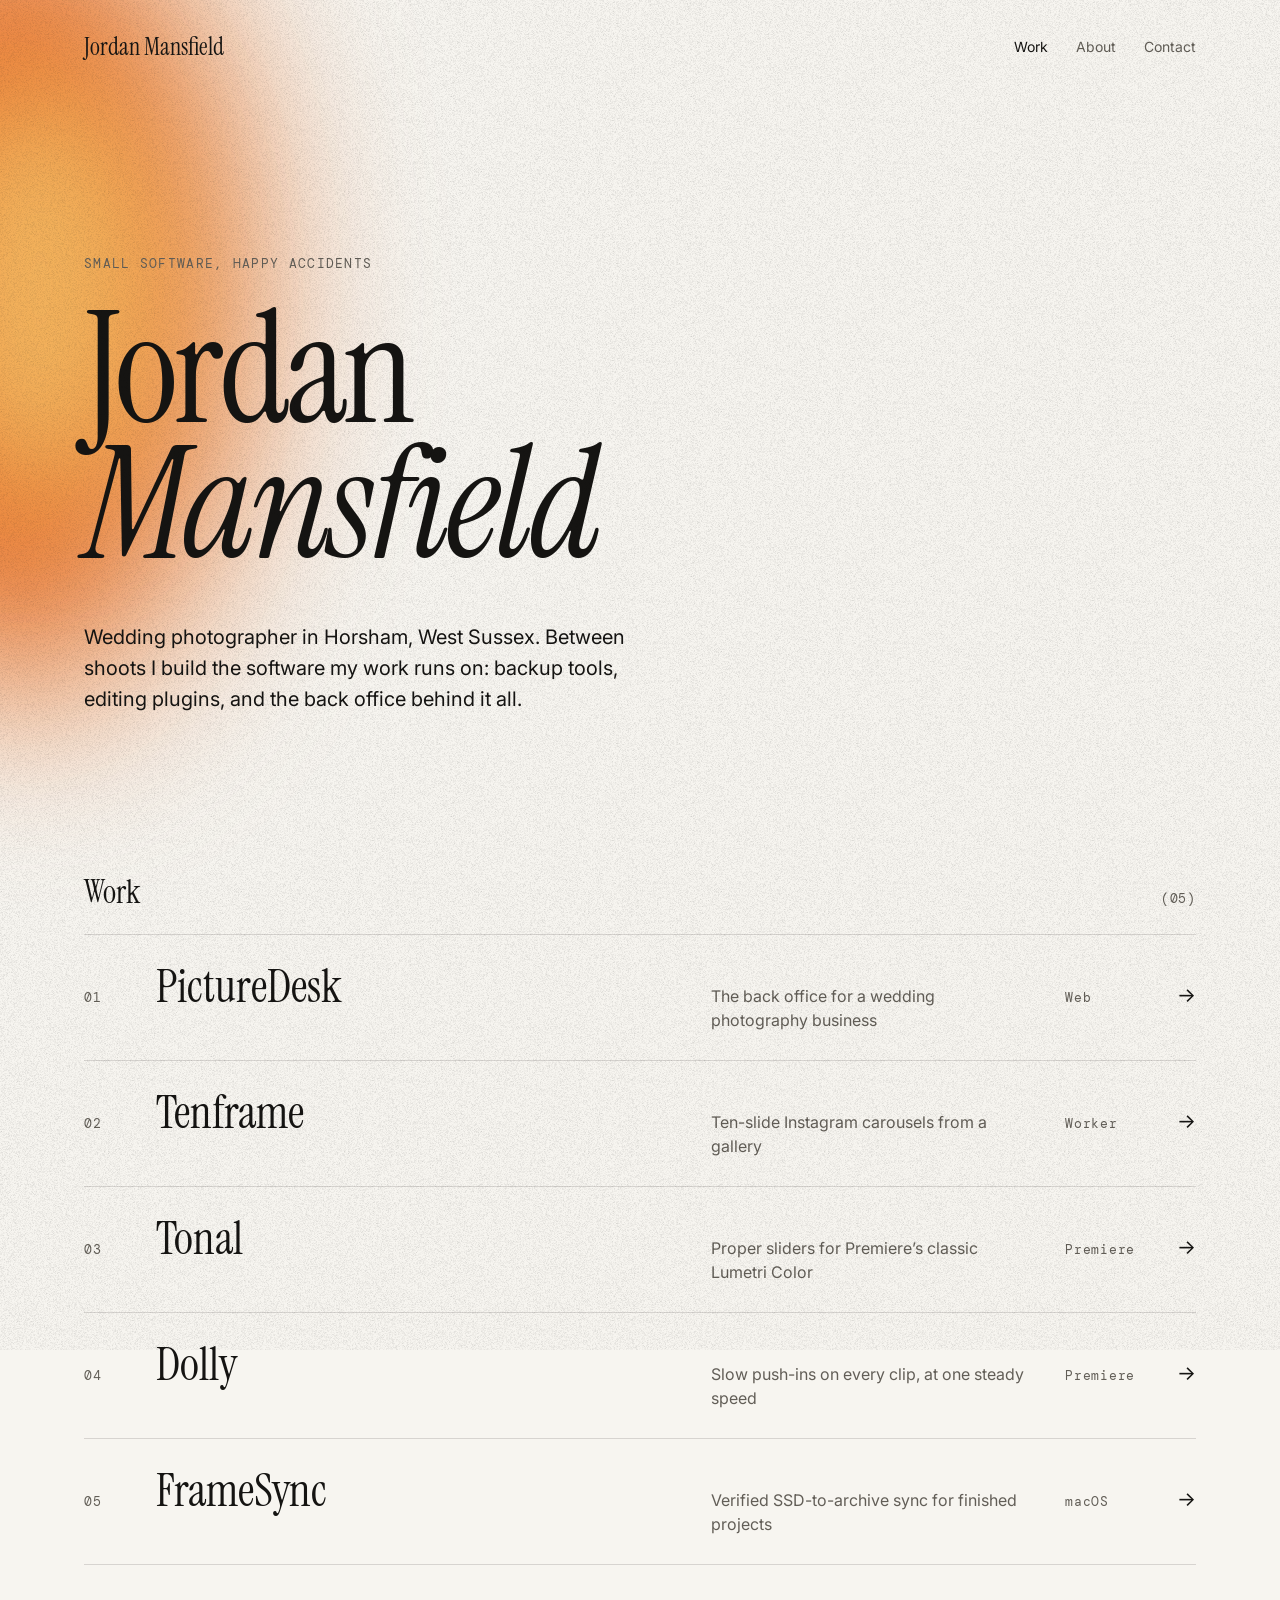
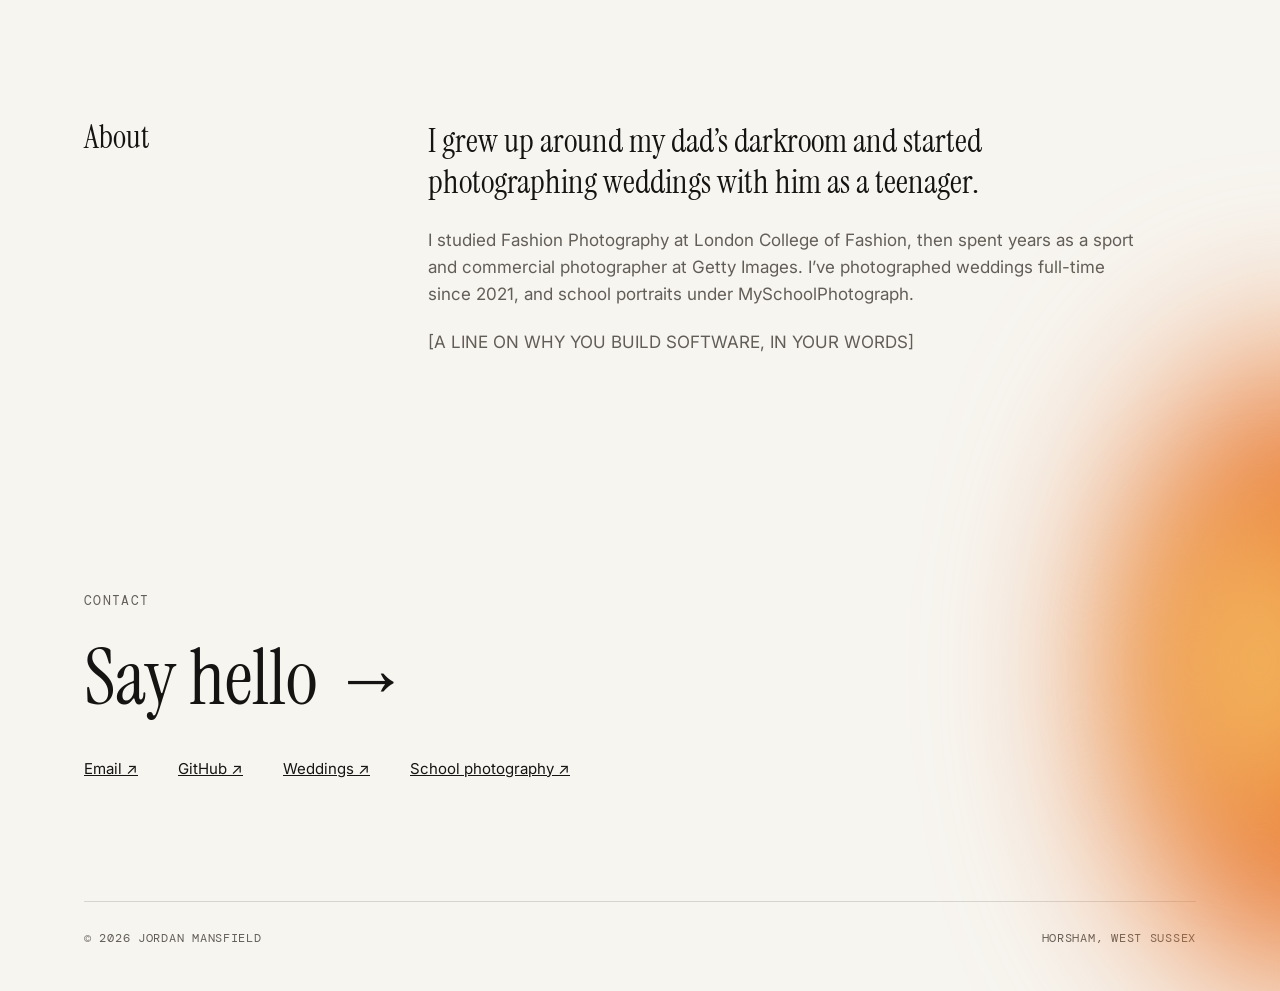
<file: public/index.html>
<!DOCTYPE html>
<html lang="en-GB">
<head>
<meta charset="utf-8">
<meta name="viewport" content="width=device-width, initial-scale=1">
<title>Jordan Mansfield</title>
<meta name="description" content="Wedding photographer in Horsham, West Sussex, building the software his work runs on.">
<meta property="og:title" content="Jordan Mansfield">
<meta property="og:description" content="Wedding photographer in Horsham, West Sussex, building the software his work runs on.">
<meta name="theme-color" content="#f7f5f0">
<link rel="icon" href="assets/favicon.svg" type="image/svg+xml">
<link rel="preconnect" href="https://fonts.googleapis.com">
<link rel="preconnect" href="https://fonts.gstatic.com" crossorigin>
<link rel="stylesheet" href="https://fonts.googleapis.com/css2?family=DM+Mono:wght@400;500&family=Instrument+Serif:ital@0;1&family=Inter:wght@400;500&display=swap">
<link rel="stylesheet" href="assets/site.css">
</head>
<body>
<a class="skip" href="#main">Skip to content</a>
<header class="site-header wrap">
<div class="site-header__left"><a class="wordmark" href="index.html">Jordan Mansfield</a></div>
<nav aria-label="Main"><a href="index.html#work">Work</a><a href="index.html#about">About</a><a href="index.html#contact">Contact</a></nav>
</header>
<main id="main">
<section class="hero">
<div class="leak leak--hero" aria-hidden="true"><div class="leak__a"></div><div class="leak__b"></div></div>
<div class="wrap hero__inner">
<p class="eyebrow mono">Small software, happy accidents</p>
<h1 class="display">Jordan<br><em>Mansfield</em></h1>
<p class="intro">Wedding photographer in Horsham, West Sussex. Between shoots I build the software my work runs on: backup tools, editing plugins, and the back office behind it all.</p>
</div>
</section>

<section id="work" class="wrap section">
<div class="section__head"><h2>Work</h2><span class="mono muted">(05)</span></div>
<ol class="rows">
<li><a class="row" href="picturedesk.html">
<span class="mono muted row__n">01</span>
<span class="row__name">PictureDesk</span>
<span class="row__desc muted">The back office for a wedding photography business</span>
<span class="mono muted row__tag">Web</span>
<span class="row__arrow" aria-hidden="true">→</span>
</a></li>
<li><a class="row" href="tenframe.html">
<span class="mono muted row__n">02</span>
<span class="row__name">Tenframe</span>
<span class="row__desc muted">Ten-slide Instagram carousels from a gallery</span>
<span class="mono muted row__tag">Worker</span>
<span class="row__arrow" aria-hidden="true">→</span>
</a></li>
<li><a class="row" href="tonal.html">
<span class="mono muted row__n">03</span>
<span class="row__name">Tonal</span>
<span class="row__desc muted">Proper sliders for Premiere’s classic Lumetri Color</span>
<span class="mono muted row__tag">Premiere</span>
<span class="row__arrow" aria-hidden="true">→</span>
</a></li>
<li><a class="row" href="dolly.html">
<span class="mono muted row__n">04</span>
<span class="row__name">Dolly</span>
<span class="row__desc muted">Slow push-ins on every clip, at one steady speed</span>
<span class="mono muted row__tag">Premiere</span>
<span class="row__arrow" aria-hidden="true">→</span>
</a></li>
<li><a class="row" href="framesync.html">
<span class="mono muted row__n">05</span>
<span class="row__name">FrameSync</span>
<span class="row__desc muted">Verified SSD-to-archive sync for finished projects</span>
<span class="mono muted row__tag">macOS</span>
<span class="row__arrow" aria-hidden="true">→</span>
</a></li>
</ol>
</section>

<section id="about" class="wrap section split">
<h2>About</h2>
<div class="split__body">
<p class="pull">I grew up around my dad’s darkroom and started photographing weddings with him as a teenager.</p>
<p class="muted">I studied Fashion Photography at London College of Fashion, then spent years as a sport and commercial photographer at Getty Images. I’ve photographed weddings full-time since 2021, and school portraits under MySchoolPhotograph.</p>
<p class="muted">[A LINE ON WHY YOU BUILD SOFTWARE, IN YOUR WORDS]</p>
</div>
</section>

<section id="contact" class="contact">
<div class="leak leak--contact" aria-hidden="true"><div class="leak__a"></div><div class="leak__b"></div></div>
<div class="wrap contact__inner">
<p class="eyebrow mono">Contact</p>
<a class="contact__big" href="mailto:jordan@jordanmansfield.co.uk">Say hello <em>→</em></a>
<ul class="contact__links">
<li><a href="mailto:jordan@jordanmansfield.co.uk">Email ↗</a></li>
<li><a href="https://github.com/jordanmansfield-lang">GitHub ↗</a></li>
<li><a href="https://jordanmansfieldweddings.com">Weddings ↗</a></li>
<li><a href="https://www.myschoolphotograph.co.uk">School photography ↗</a></li>
</ul>
</div>
</section>
</main>
<footer class="site-footer wrap"><span>© 2026 Jordan Mansfield</span><span>Horsham, West Sussex</span></footer>
</body>
</html>
</file>
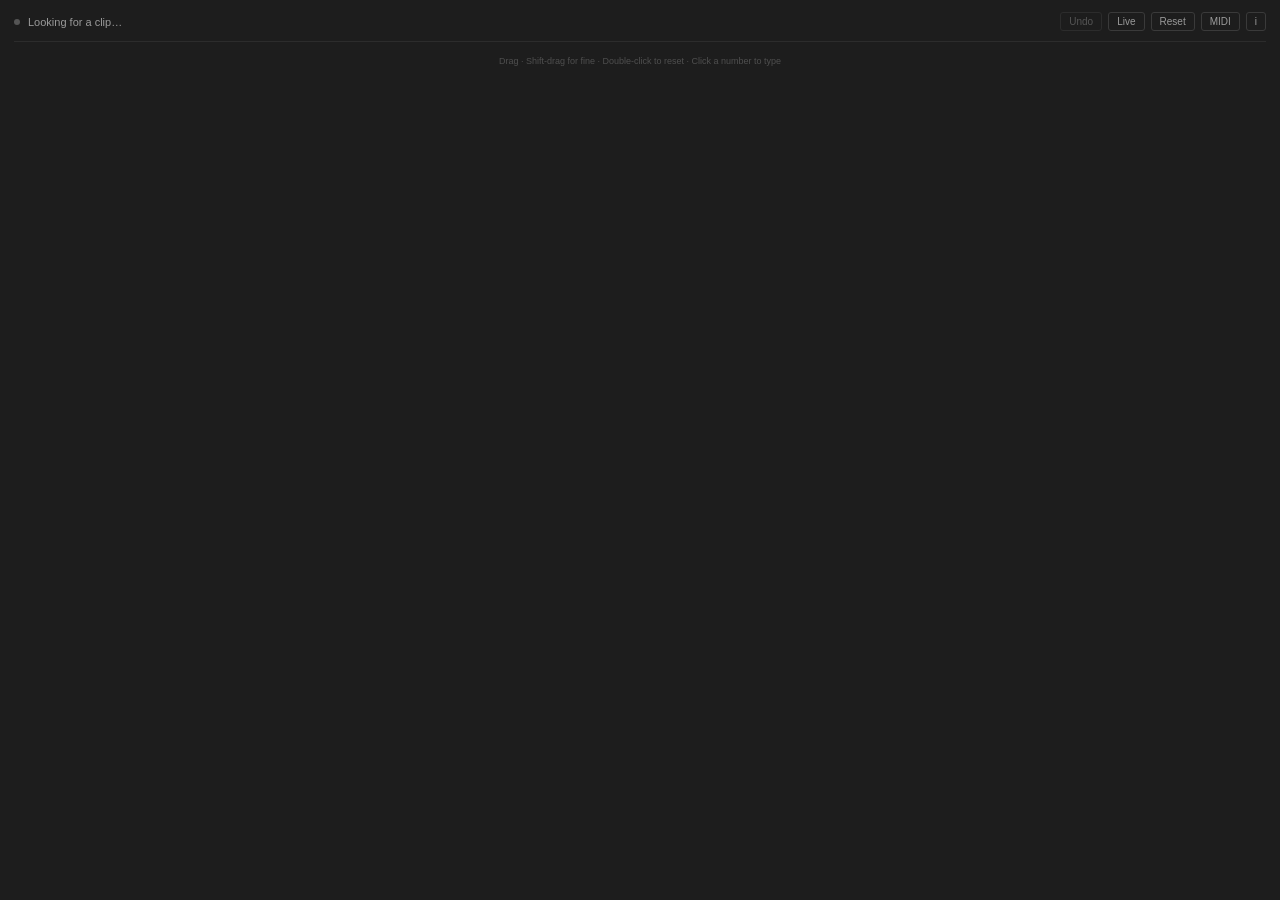
<file: src/tonal/index.html>
<!DOCTYPE html>
<html>
<head>
  <meta charset="utf-8">
  <link rel="stylesheet" href="styles.css">
</head>
<body>
  <div class="tn-top">
    <div class="tn-status">
      <div class="tn-dot" id="tn-statusDot"></div>
      <span id="tn-statusText">Looking for a clip…</span>
    </div>
    <div class="tn-actions">
      <div class="tn-btn tn-off" id="tn-undo" title="Undo the last adjustment (Cmd/Ctrl+Z while this panel is focused)">Undo</div>
      <div class="tn-btn" id="tn-live" title="Live: the picture updates while you drag. Off: one change when you let go, so Premiere's own undo works normally.">Live</div>
      <div class="tn-btn" id="tn-resetAll" title="Reset every slider">Reset</div>
      <div class="tn-btn" id="tn-toggleMidi" title="Set up a MIDI controller">MIDI</div>
      <div class="tn-btn" id="tn-toggleDiag" title="Diagnostics">i</div>
    </div>
  </div>

  <div class="tn-update tn-hidden" id="tn-update">
    <span id="tn-updateText">A new version of Tonal is available</span>
    <div class="tn-update-actions">
      <div class="tn-btn tn-btn-solid" id="tn-updateGet">Download</div>
      <div class="tn-btn" id="tn-updateDismiss" title="Hide until the next version">Later</div>
    </div>
  </div>

  <div id="tn-controls"></div>

  <div class="tn-midi tn-hidden" id="tn-midi">
    <div class="tn-midi-top">
      <span class="tn-midi-status" id="tn-midi-status">Connecting to Tonal Bridge…</span>
    </div>
    <div class="tn-midi-help">Click Learn, then move a knob, fader or button on your controller. A button on a slider resets it. Click ABS to change how a knob behaves.</div>
    <div id="tn-midi-body"></div>
    <div class="tn-midi-foot"><div class="tn-btn" id="tn-midi-clearAll">Clear all assignments</div></div>
  </div>

  <div class="tn-diag tn-hidden" id="tn-diag">
    <div class="tn-diag-head">
      <span>Lumetri parameters (first selected clip)</span>
      <div class="tn-btn" id="tn-diagRefresh">Refresh</div>
    </div>
    <textarea id="tn-diagText" readonly></textarea>
  </div>

  <div class="tn-hint">Drag · Shift-drag for fine · Double-click to reset · Click a number to type</div>

  <script src="main.js"></script>
  <script src="midi.js"></script>
</body>
</html>
</file>
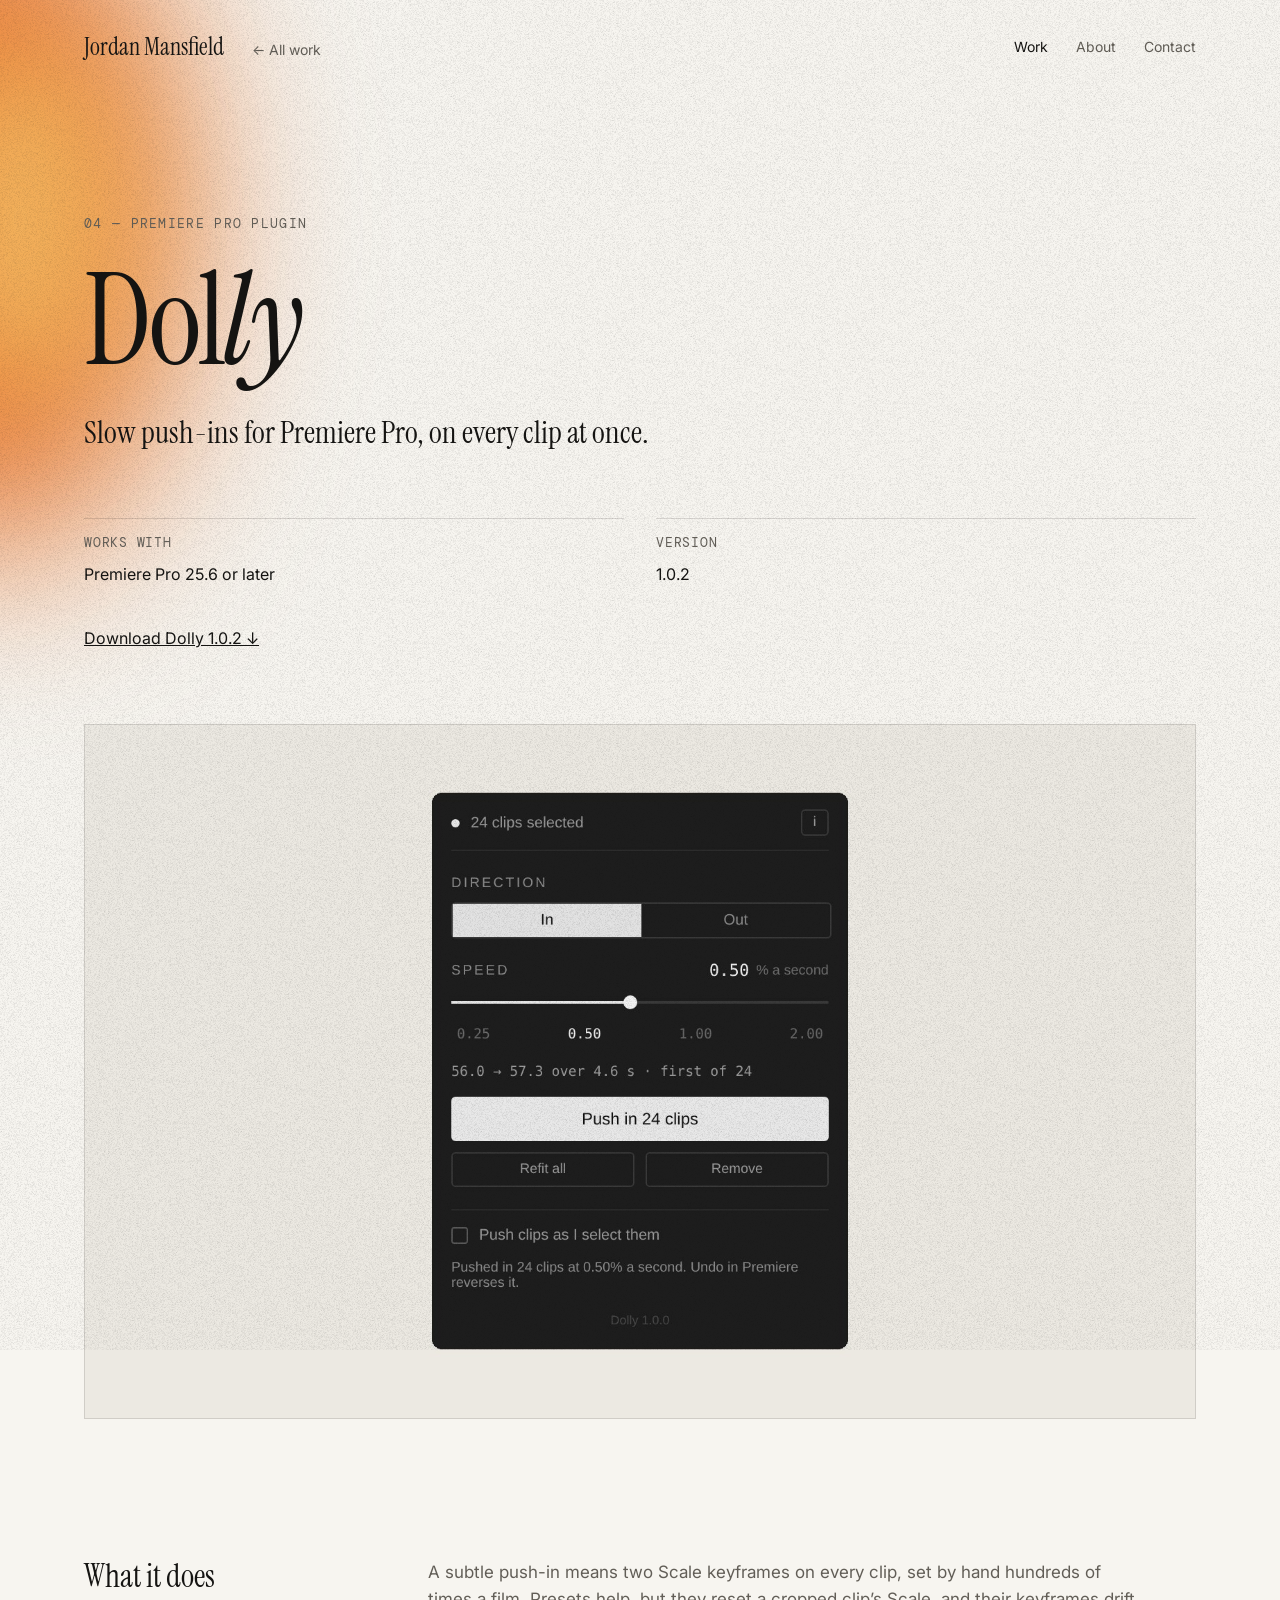
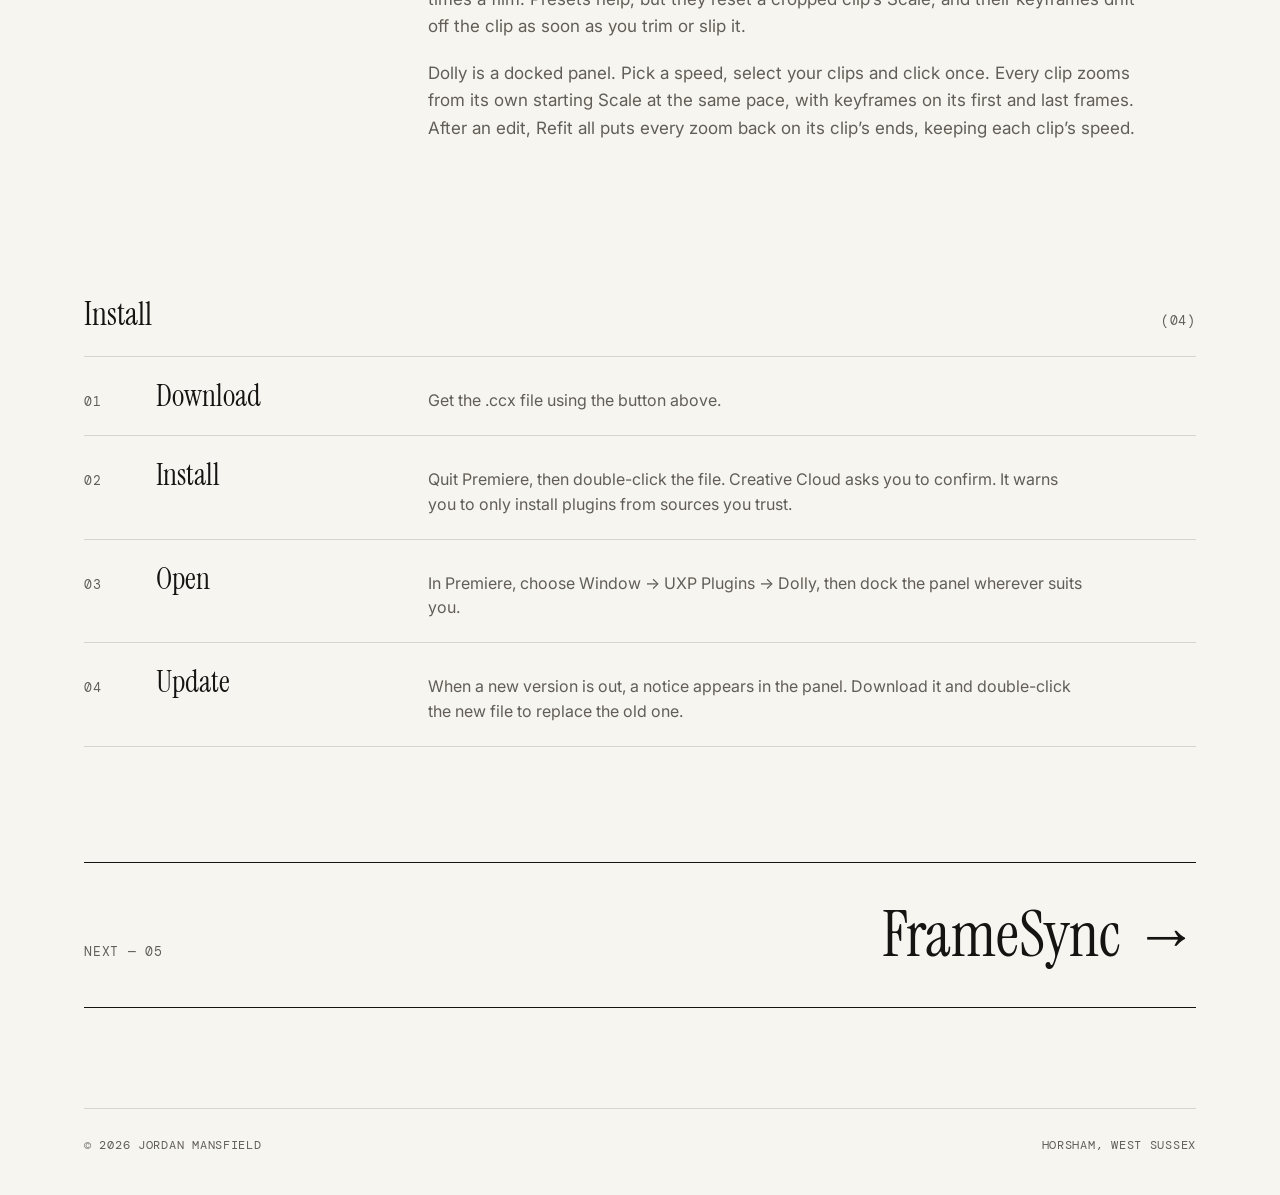
<file: public/dolly.html>
<!DOCTYPE html>
<html lang="en-GB">
<head>
<meta charset="utf-8">
<meta name="viewport" content="width=device-width, initial-scale=1">
<title>Dolly — Jordan Mansfield</title>
<meta name="description" content="Slow push-ins for Premiere Pro, on every clip at once.">
<meta property="og:title" content="Dolly — Jordan Mansfield">
<meta property="og:description" content="Slow push-ins for Premiere Pro, on every clip at once.">
<meta name="theme-color" content="#f7f5f0">
<link rel="icon" href="assets/favicon.svg" type="image/svg+xml">
<link rel="preconnect" href="https://fonts.googleapis.com">
<link rel="preconnect" href="https://fonts.gstatic.com" crossorigin>
<link rel="stylesheet" href="https://fonts.googleapis.com/css2?family=DM+Mono:wght@400;500&family=Instrument+Serif:ital@0;1&family=Inter:wght@400;500&display=swap">
<link rel="stylesheet" href="assets/site.css">
</head>
<body>
<a class="skip" href="#main">Skip to content</a>
<header class="site-header wrap">
<div class="site-header__left"><a class="wordmark" href="index.html">Jordan Mansfield</a><a class="back" href="index.html#work">← All work</a></div>
<nav aria-label="Main"><a href="index.html#work">Work</a><a href="index.html#about">About</a><a href="index.html#contact">Contact</a></nav>
</header>
<main id="main">
<section class="hero hero--project">
<div class="leak leak--project" aria-hidden="true"><div class="leak__a"></div><div class="leak__b"></div></div>
<div class="wrap hero__inner">
<p class="eyebrow mono">04 — Premiere Pro plugin</p>
<h1 class="display display--project">Dol<em>ly</em></h1>
<p class="lede">Slow push-ins for Premiere Pro, on every clip at once.</p>
<dl class="meta"><div class="meta__item"><dt class="mono muted">Works with</dt><dd>Premiere Pro 25.6 or later</dd></div><div class="meta__item"><dt class="mono muted">Version</dt><dd>1.0.2</dd></div></dl>
<p class="cta"><a href="downloads/dolly/Dolly-1.0.2.ccx" download>Download Dolly 1.0.2 ↓</a></p>
</div>
</section>

<section class="wrap section--tight">
<figure class="shot"><img src="assets/dolly-panel.jpg" alt="The Dolly panel: In and Out, a speed slider set to 0.5% a second, and a Push in button for 24 selected clips"></figure>
</section>

<section class="wrap section split">
<h2>What it does</h2>
<div class="split__body muted"><p>A subtle push-in means two Scale keyframes on every clip, set by hand hundreds of times a film. Presets help, but they reset a cropped clip’s Scale, and their keyframes drift off the clip as soon as you trim or slip it.</p><p>Dolly is a docked panel. Pick a speed, select your clips and click once. Every clip zooms from its own starting Scale at the same pace, with keyframes on its first and last frames. After an edit, Refit all puts every zoom back on its clip’s ends, keeping each clip’s speed.</p></div>
</section>

<section class="wrap section">
<div class="section__head"><h2>Install</h2><span class="mono muted">(04)</span></div>
<ol class="rows"><li class="road__row"><span class="mono muted row__n">01</span><span class="road__name">Download</span><span class="muted road__desc">Get the .ccx file using the button above.</span><span class="mono road__status"></span></li><li class="road__row"><span class="mono muted row__n">02</span><span class="road__name">Install</span><span class="muted road__desc">Quit Premiere, then double-click the file. Creative Cloud asks you to confirm. It warns you to only install plugins from sources you trust.</span><span class="mono road__status"></span></li><li class="road__row"><span class="mono muted row__n">03</span><span class="road__name">Open</span><span class="muted road__desc">In Premiere, choose Window → UXP Plugins → Dolly, then dock the panel wherever suits you.</span><span class="mono road__status"></span></li><li class="road__row"><span class="mono muted row__n">04</span><span class="road__name">Update</span><span class="muted road__desc">When a new version is out, a notice appears in the panel. Download it and double-click the new file to replace the old one.</span><span class="mono road__status"></span></li></ol>
</section>

<section class="wrap section--tight">
<a class="next" href="framesync.html"><span class="mono muted">Next — 05</span><span class="next__name">FrameSync <em>→</em></span></a>
</section>
</main>
<footer class="site-footer wrap"><span>© 2026 Jordan Mansfield</span><span>Horsham, West Sussex</span></footer>
</body>
</html>
</file>
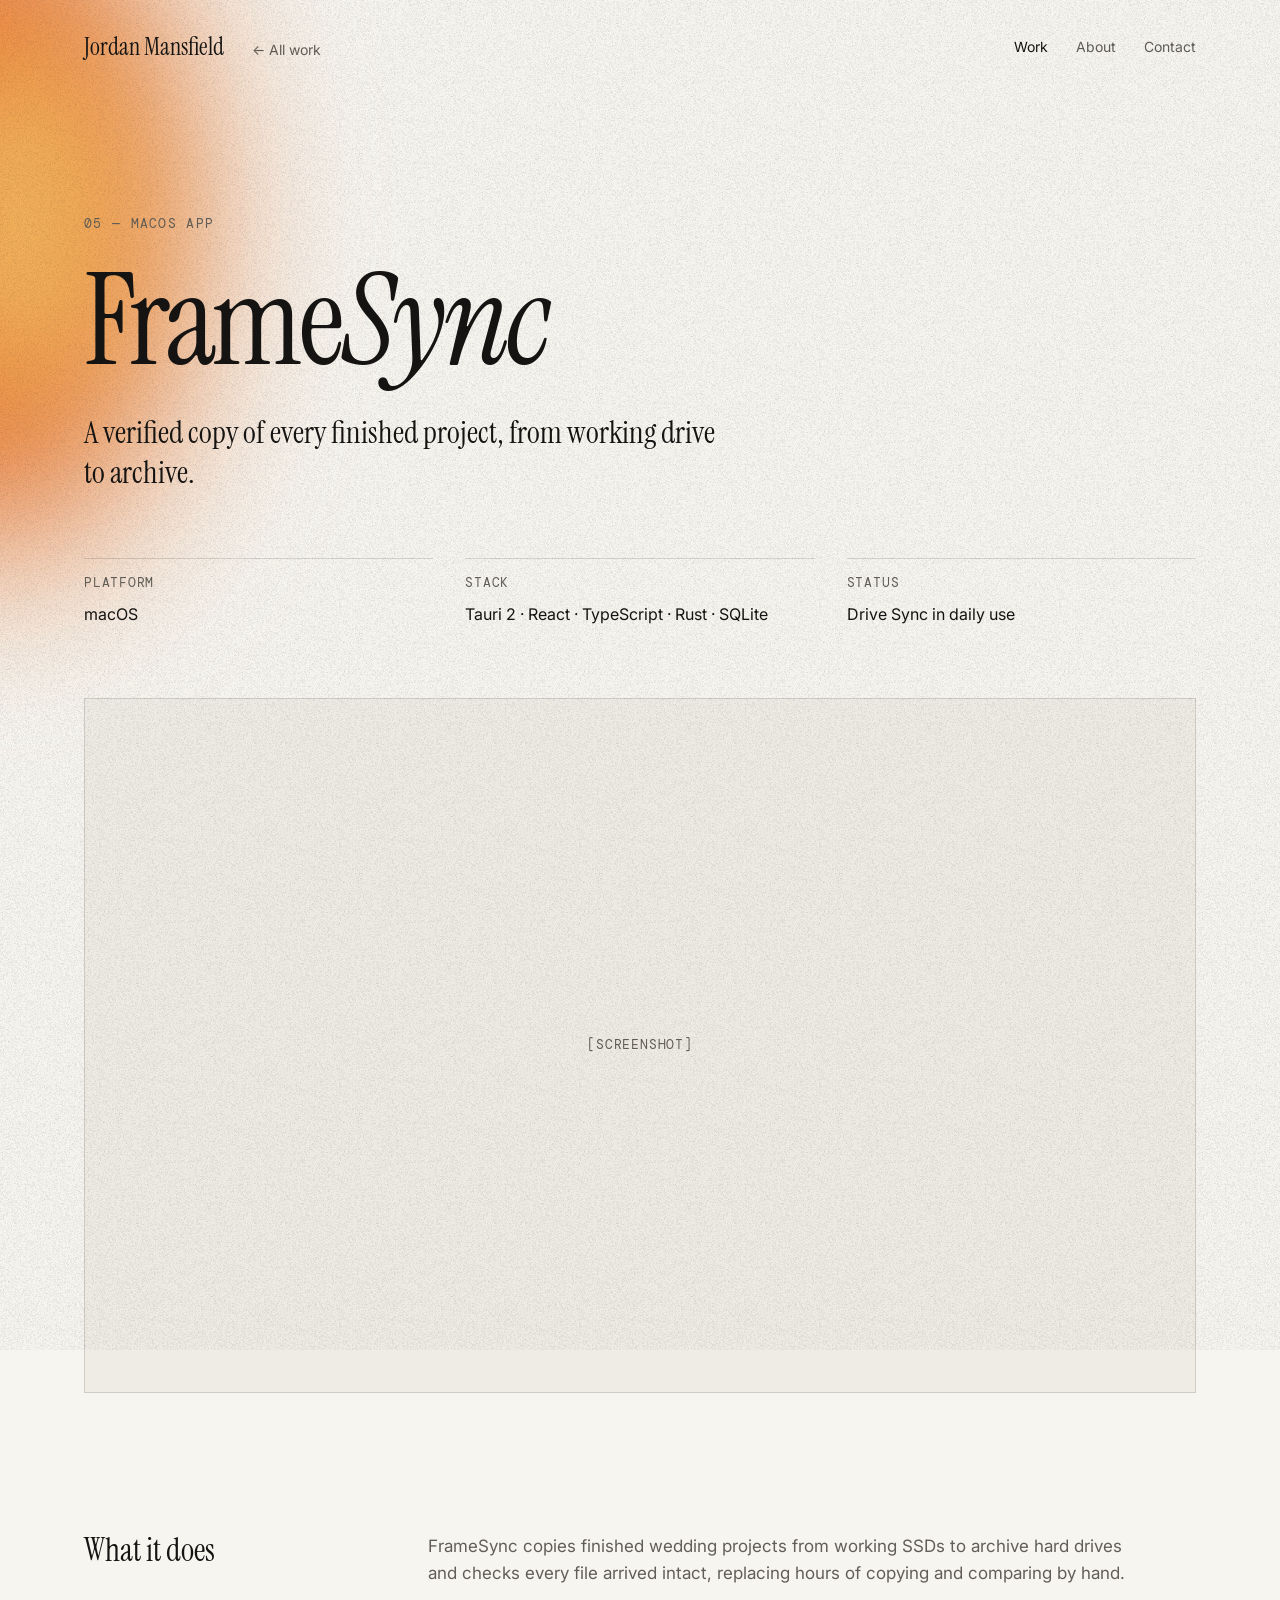
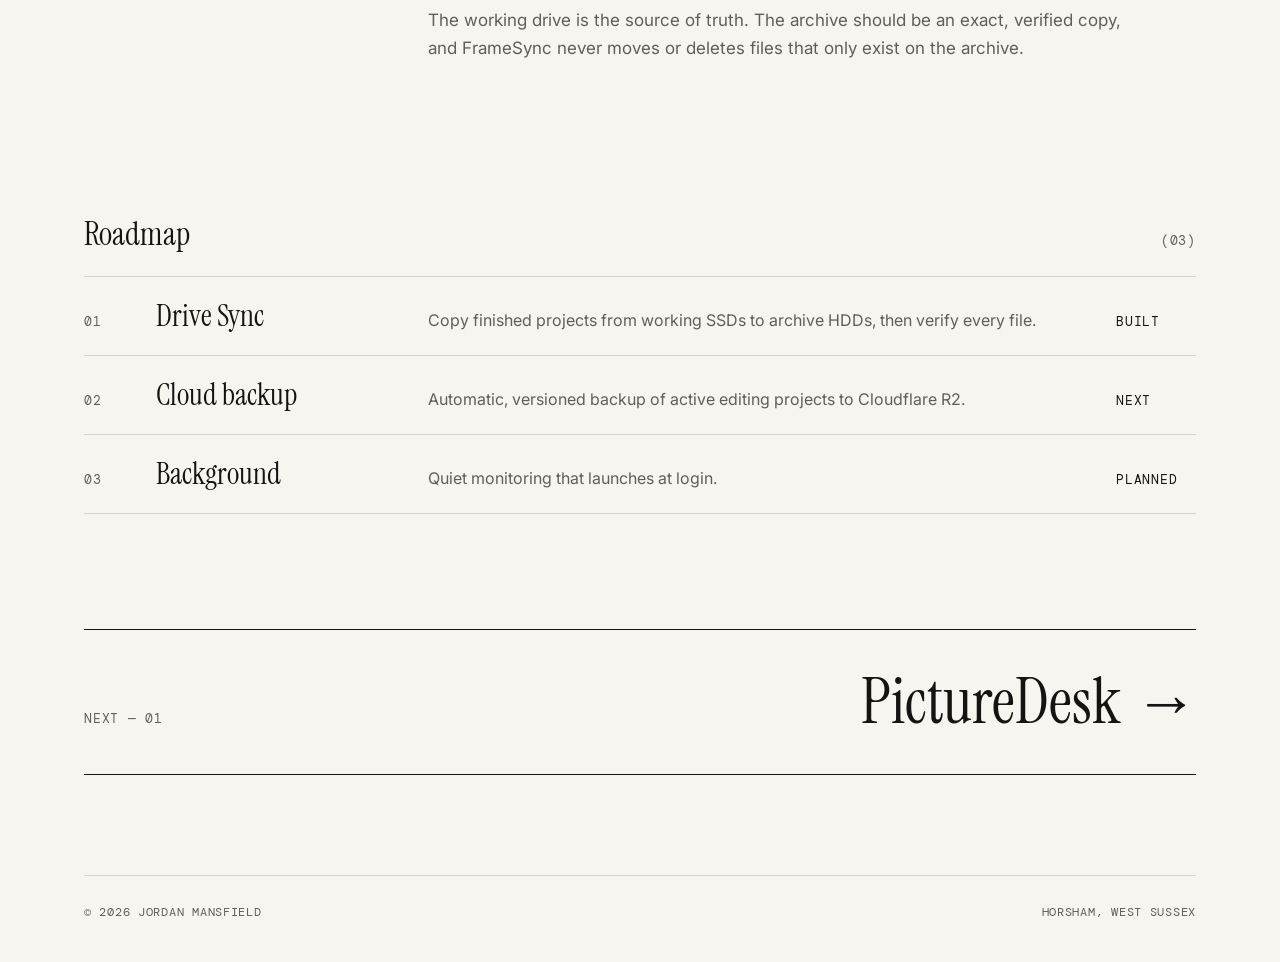
<file: public/framesync.html>
<!DOCTYPE html>
<html lang="en-GB">
<head>
<meta charset="utf-8">
<meta name="viewport" content="width=device-width, initial-scale=1">
<title>FrameSync — Jordan Mansfield</title>
<meta name="description" content="A verified copy of every finished project, from working drive to archive.">
<meta property="og:title" content="FrameSync — Jordan Mansfield">
<meta property="og:description" content="A verified copy of every finished project, from working drive to archive.">
<meta name="theme-color" content="#f7f5f0">
<link rel="icon" href="assets/favicon.svg" type="image/svg+xml">
<link rel="preconnect" href="https://fonts.googleapis.com">
<link rel="preconnect" href="https://fonts.gstatic.com" crossorigin>
<link rel="stylesheet" href="https://fonts.googleapis.com/css2?family=DM+Mono:wght@400;500&family=Instrument+Serif:ital@0;1&family=Inter:wght@400;500&display=swap">
<link rel="stylesheet" href="assets/site.css">
</head>
<body>
<a class="skip" href="#main">Skip to content</a>
<header class="site-header wrap">
<div class="site-header__left"><a class="wordmark" href="index.html">Jordan Mansfield</a><a class="back" href="index.html#work">← All work</a></div>
<nav aria-label="Main"><a href="index.html#work">Work</a><a href="index.html#about">About</a><a href="index.html#contact">Contact</a></nav>
</header>
<main id="main">
<section class="hero hero--project">
<div class="leak leak--project" aria-hidden="true"><div class="leak__a"></div><div class="leak__b"></div></div>
<div class="wrap hero__inner">
<p class="eyebrow mono">05 — macOS app</p>
<h1 class="display display--project">Frame<em>Sync</em></h1>
<p class="lede">A verified copy of every finished project, from working drive to archive.</p>
<dl class="meta"><div class="meta__item"><dt class="mono muted">Platform</dt><dd>macOS</dd></div><div class="meta__item"><dt class="mono muted">Stack</dt><dd>Tauri 2 · React · TypeScript · Rust · SQLite</dd></div><div class="meta__item"><dt class="mono muted">Status</dt><dd>Drive Sync in daily use</dd></div></dl>

</div>
</section>

<section class="wrap section--tight">
<figure class="shot"><span class="mono muted">[SCREENSHOT]</span></figure>
</section>

<section class="wrap section split">
<h2>What it does</h2>
<div class="split__body muted"><p>FrameSync copies finished wedding projects from working SSDs to archive hard drives and checks every file arrived intact, replacing hours of copying and comparing by hand.</p><p>The working drive is the source of truth. The archive should be an exact, verified copy, and FrameSync never moves or deletes files that only exist on the archive.</p></div>
</section>

<section class="wrap section">
<div class="section__head"><h2>Roadmap</h2><span class="mono muted">(03)</span></div>
<ol class="rows"><li class="road__row"><span class="mono muted row__n">01</span><span class="road__name">Drive Sync</span><span class="muted road__desc">Copy finished projects from working SSDs to archive HDDs, then verify every file.</span><span class="mono road__status">Built</span></li><li class="road__row"><span class="mono muted row__n">02</span><span class="road__name">Cloud backup</span><span class="muted road__desc">Automatic, versioned backup of active editing projects to Cloudflare R2.</span><span class="mono road__status">Next</span></li><li class="road__row"><span class="mono muted row__n">03</span><span class="road__name">Background</span><span class="muted road__desc">Quiet monitoring that launches at login.</span><span class="mono road__status">Planned</span></li></ol>
</section>

<section class="wrap section--tight">
<a class="next" href="picturedesk.html"><span class="mono muted">Next — 01</span><span class="next__name">PictureDesk <em>→</em></span></a>
</section>
</main>
<footer class="site-footer wrap"><span>© 2026 Jordan Mansfield</span><span>Horsham, West Sussex</span></footer>
</body>
</html>
</file>
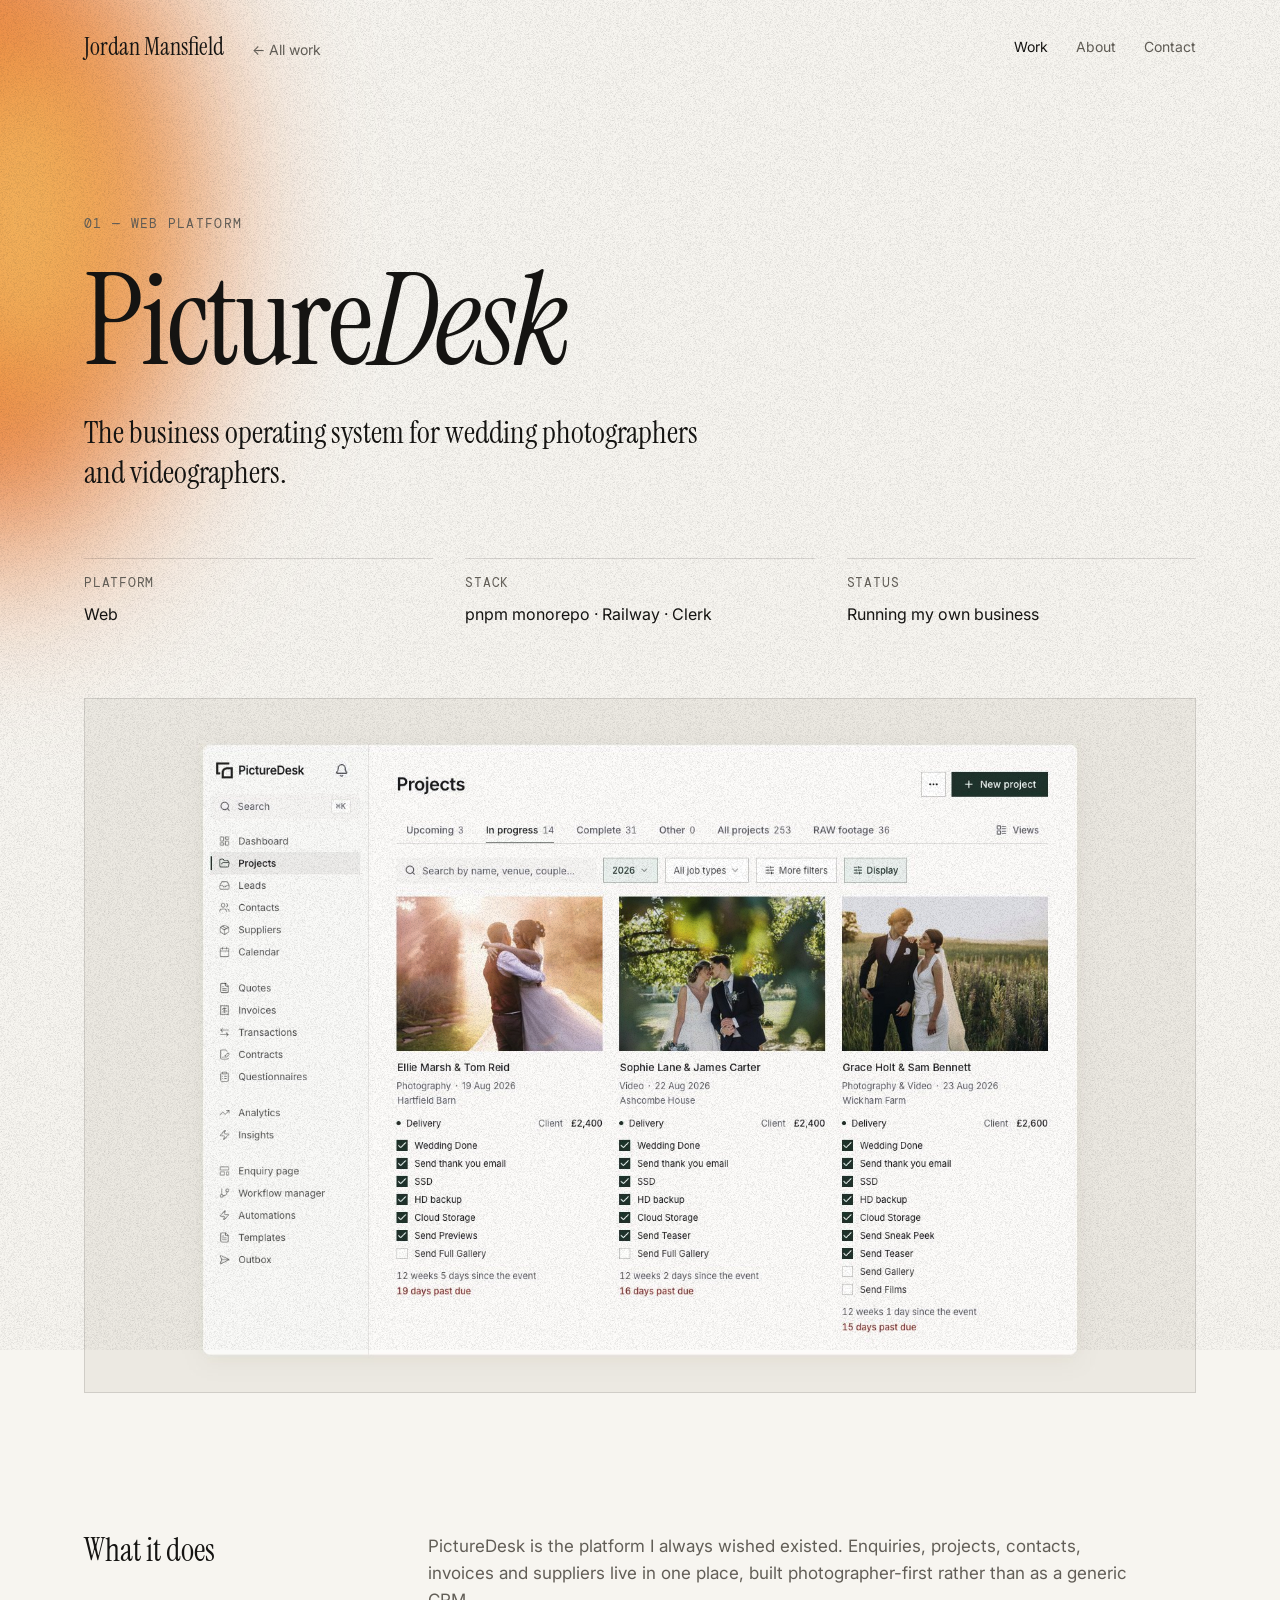
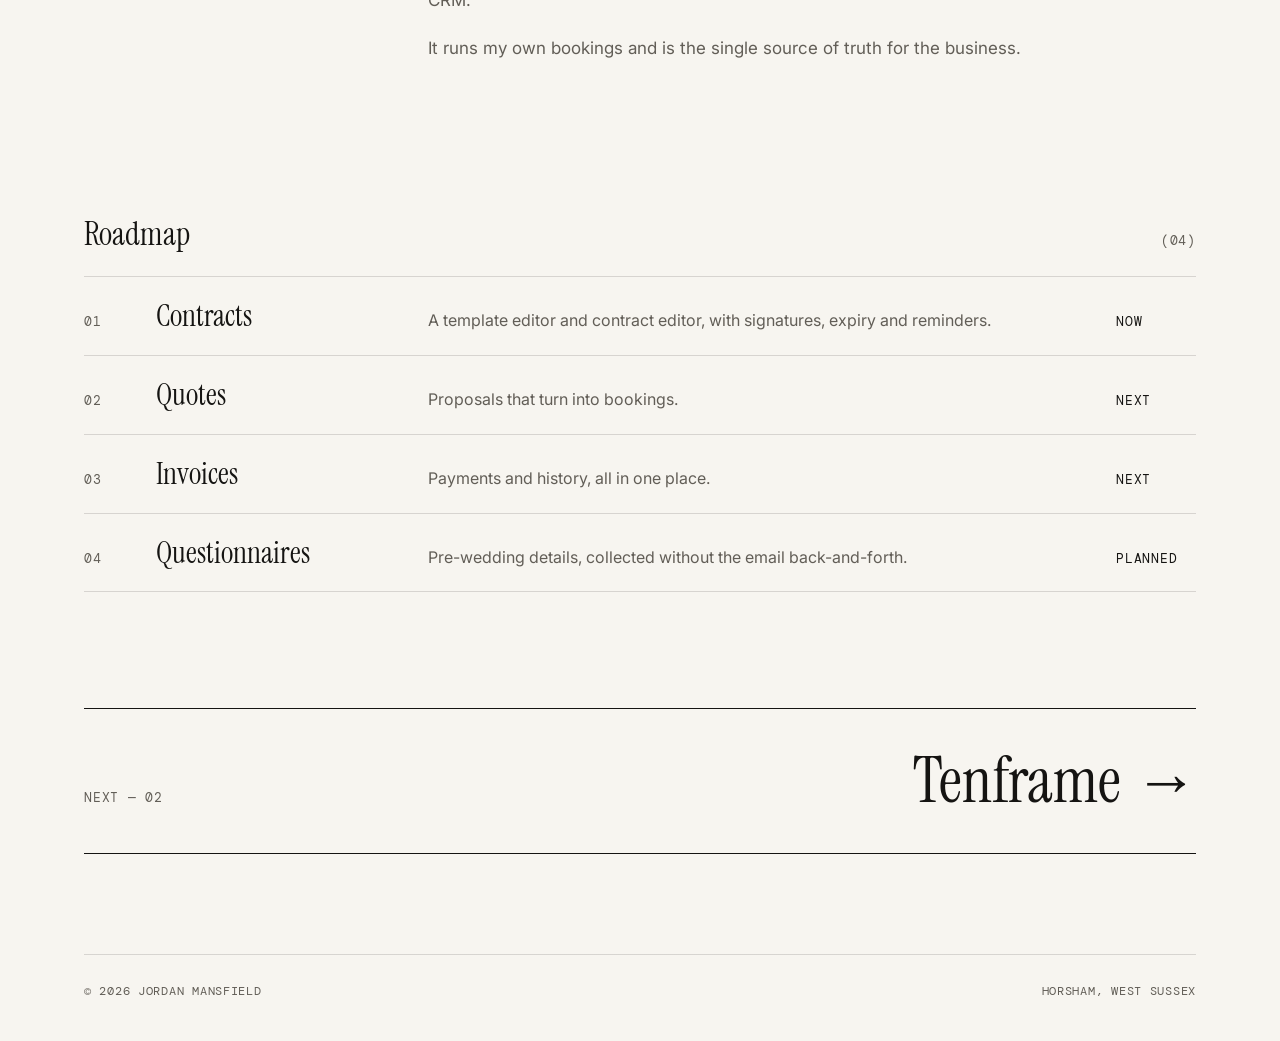
<file: public/picturedesk.html>
<!DOCTYPE html>
<html lang="en-GB">
<head>
<meta charset="utf-8">
<meta name="viewport" content="width=device-width, initial-scale=1">
<title>PictureDesk — Jordan Mansfield</title>
<meta name="description" content="The business operating system for wedding photographers and videographers.">
<meta property="og:title" content="PictureDesk — Jordan Mansfield">
<meta property="og:description" content="The business operating system for wedding photographers and videographers.">
<meta name="theme-color" content="#f7f5f0">
<link rel="icon" href="assets/favicon.svg" type="image/svg+xml">
<link rel="preconnect" href="https://fonts.googleapis.com">
<link rel="preconnect" href="https://fonts.gstatic.com" crossorigin>
<link rel="stylesheet" href="https://fonts.googleapis.com/css2?family=DM+Mono:wght@400;500&family=Instrument+Serif:ital@0;1&family=Inter:wght@400;500&display=swap">
<link rel="stylesheet" href="assets/site.css">
</head>
<body>
<a class="skip" href="#main">Skip to content</a>
<header class="site-header wrap">
<div class="site-header__left"><a class="wordmark" href="index.html">Jordan Mansfield</a><a class="back" href="index.html#work">← All work</a></div>
<nav aria-label="Main"><a href="index.html#work">Work</a><a href="index.html#about">About</a><a href="index.html#contact">Contact</a></nav>
</header>
<main id="main">
<section class="hero hero--project">
<div class="leak leak--project" aria-hidden="true"><div class="leak__a"></div><div class="leak__b"></div></div>
<div class="wrap hero__inner">
<p class="eyebrow mono">01 — Web platform</p>
<h1 class="display display--project">Picture<em>Desk</em></h1>
<p class="lede">The business operating system for wedding photographers and videographers.</p>
<dl class="meta"><div class="meta__item"><dt class="mono muted">Platform</dt><dd>Web</dd></div><div class="meta__item"><dt class="mono muted">Stack</dt><dd>pnpm monorepo · Railway · Clerk</dd></div><div class="meta__item"><dt class="mono muted">Status</dt><dd>Running my own business</dd></div></dl>

</div>
</section>

<section class="wrap section--tight">
<figure class="shot"><img src="assets/picturedesk-projects.jpg" alt="PictureDesk’s Projects view: wedding cards with each couple’s delivery checklist and how many days each is past due"></figure>
</section>

<section class="wrap section split">
<h2>What it does</h2>
<div class="split__body muted"><p>PictureDesk is the platform I always wished existed. Enquiries, projects, contacts, invoices and suppliers live in one place, built photographer-first rather than as a generic CRM.</p><p>It runs my own bookings and is the single source of truth for the business.</p></div>
</section>

<section class="wrap section">
<div class="section__head"><h2>Roadmap</h2><span class="mono muted">(04)</span></div>
<ol class="rows"><li class="road__row"><span class="mono muted row__n">01</span><span class="road__name">Contracts</span><span class="muted road__desc">A template editor and contract editor, with signatures, expiry and reminders.</span><span class="mono road__status">Now</span></li><li class="road__row"><span class="mono muted row__n">02</span><span class="road__name">Quotes</span><span class="muted road__desc">Proposals that turn into bookings.</span><span class="mono road__status">Next</span></li><li class="road__row"><span class="mono muted row__n">03</span><span class="road__name">Invoices</span><span class="muted road__desc">Payments and history, all in one place.</span><span class="mono road__status">Next</span></li><li class="road__row"><span class="mono muted row__n">04</span><span class="road__name">Questionnaires</span><span class="muted road__desc">Pre-wedding details, collected without the email back-and-forth.</span><span class="mono road__status">Planned</span></li></ol>
</section>

<section class="wrap section--tight">
<a class="next" href="tenframe.html"><span class="mono muted">Next — 02</span><span class="next__name">Tenframe <em>→</em></span></a>
</section>
</main>
<footer class="site-footer wrap"><span>© 2026 Jordan Mansfield</span><span>Horsham, West Sussex</span></footer>
</body>
</html>
</file>
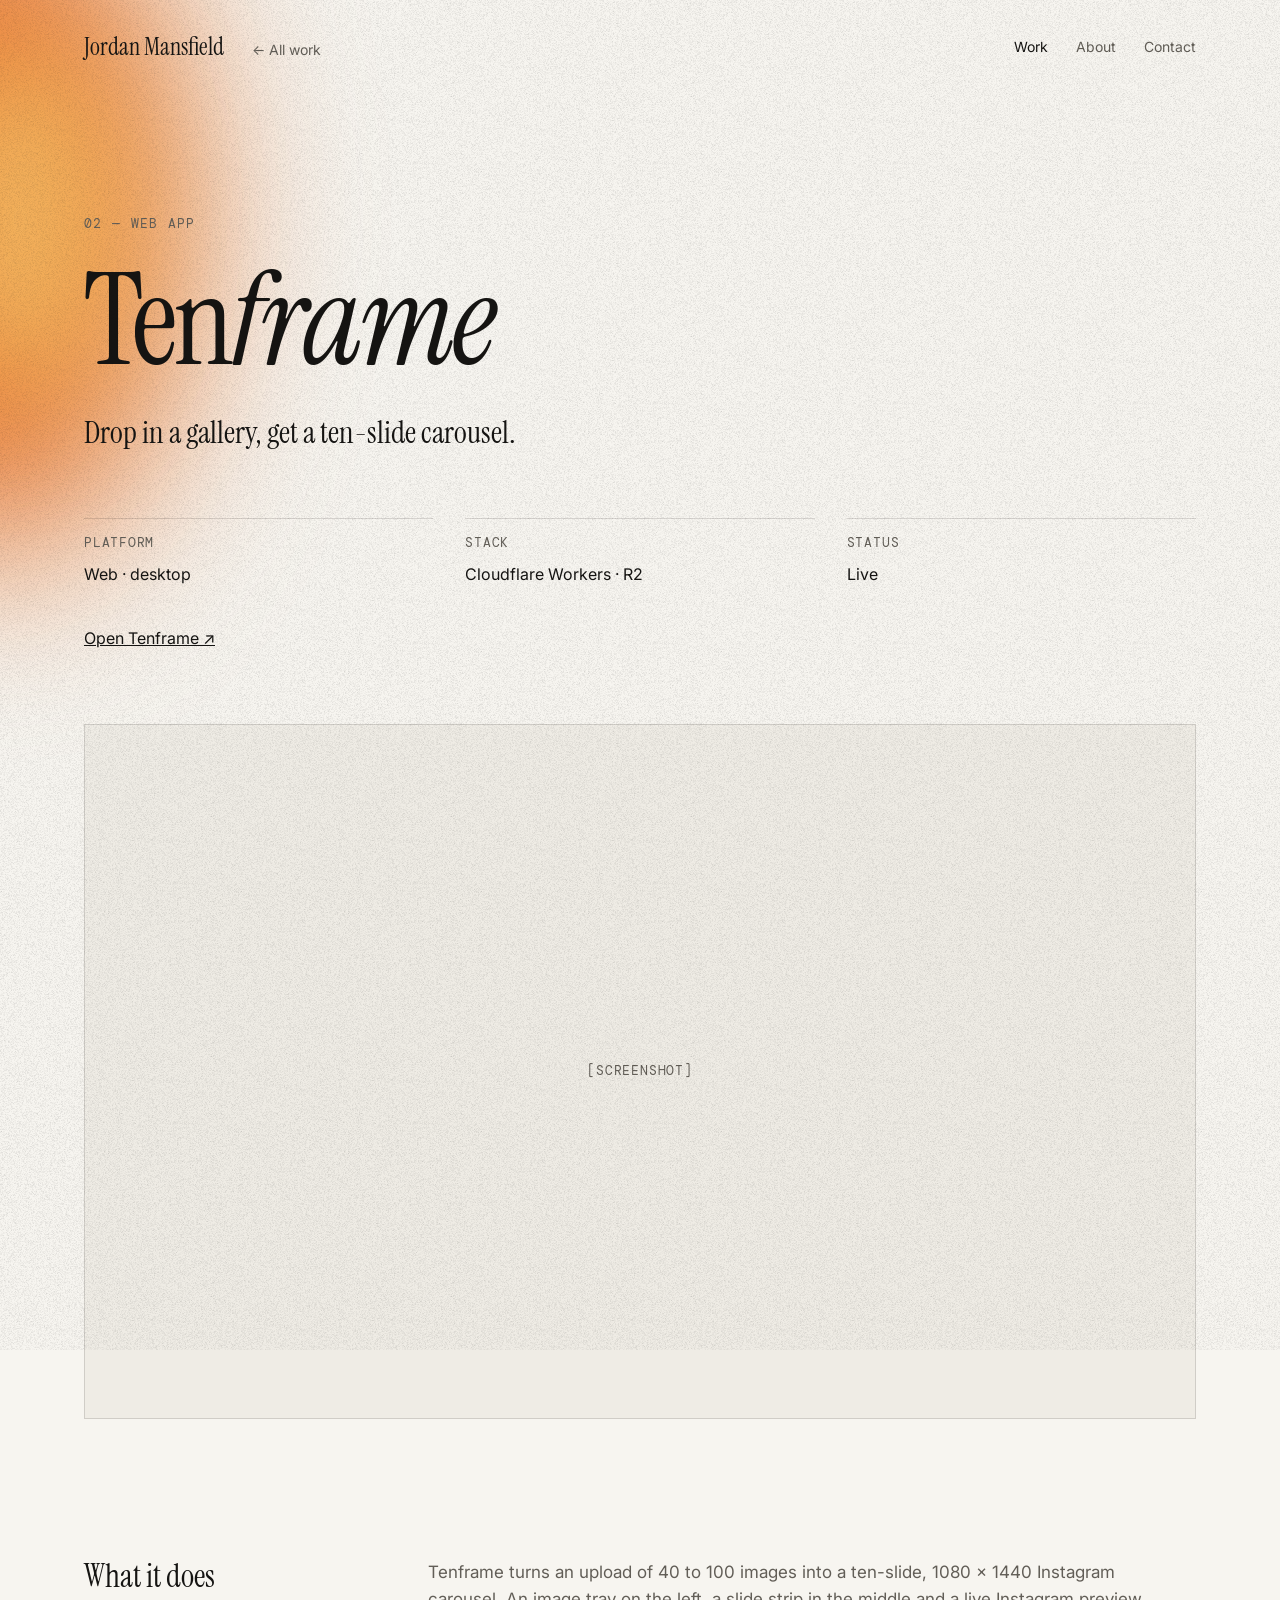
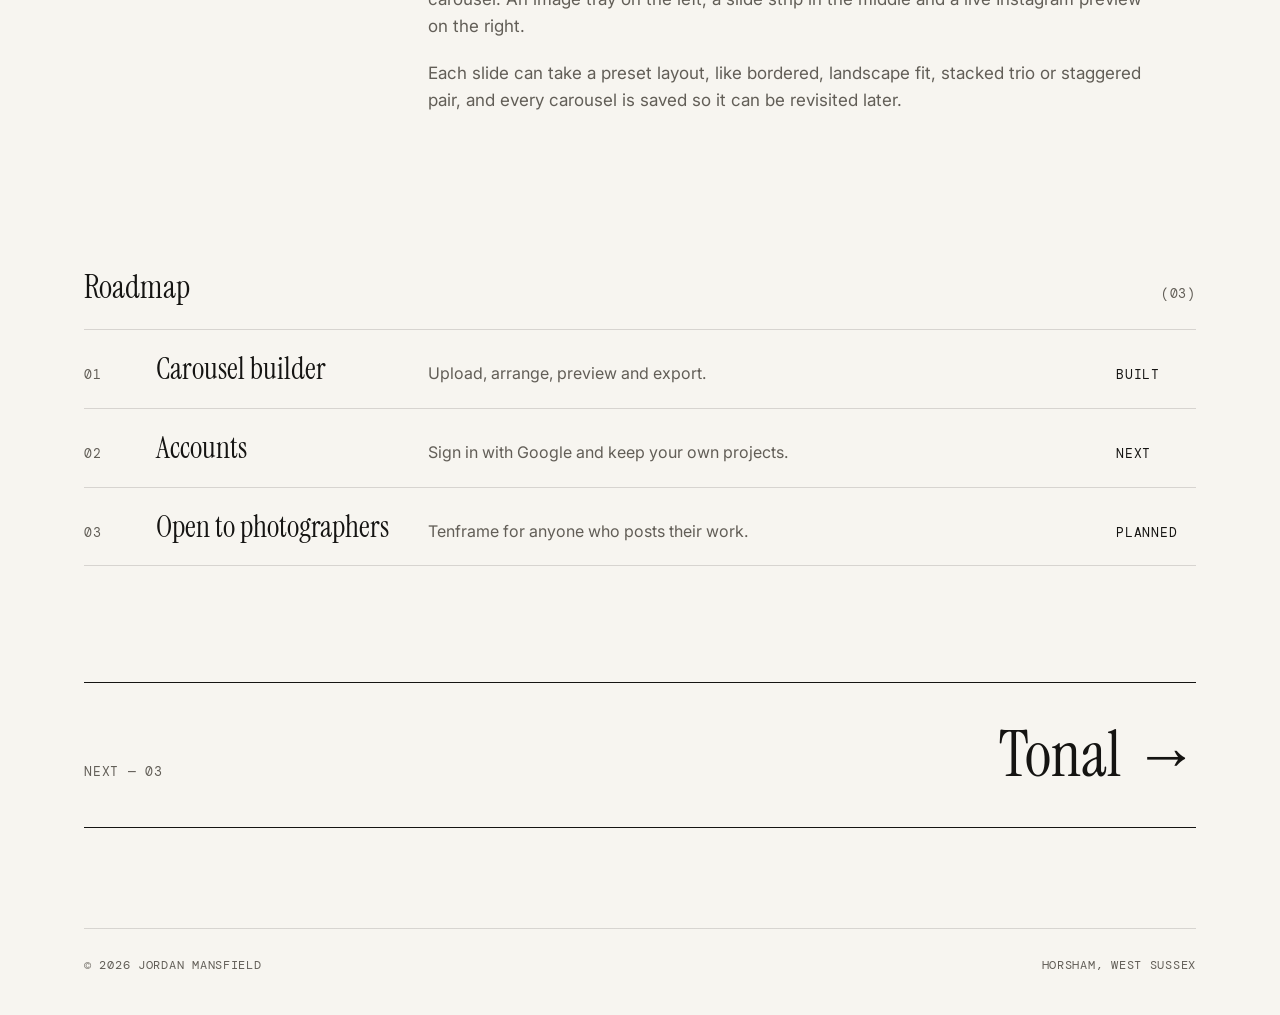
<file: public/tenframe.html>
<!DOCTYPE html>
<html lang="en-GB">
<head>
<meta charset="utf-8">
<meta name="viewport" content="width=device-width, initial-scale=1">
<title>Tenframe — Jordan Mansfield</title>
<meta name="description" content="Drop in a gallery, get a ten-slide carousel.">
<meta property="og:title" content="Tenframe — Jordan Mansfield">
<meta property="og:description" content="Drop in a gallery, get a ten-slide carousel.">
<meta name="theme-color" content="#f7f5f0">
<link rel="icon" href="assets/favicon.svg" type="image/svg+xml">
<link rel="preconnect" href="https://fonts.googleapis.com">
<link rel="preconnect" href="https://fonts.gstatic.com" crossorigin>
<link rel="stylesheet" href="https://fonts.googleapis.com/css2?family=DM+Mono:wght@400;500&family=Instrument+Serif:ital@0;1&family=Inter:wght@400;500&display=swap">
<link rel="stylesheet" href="assets/site.css">
</head>
<body>
<a class="skip" href="#main">Skip to content</a>
<header class="site-header wrap">
<div class="site-header__left"><a class="wordmark" href="index.html">Jordan Mansfield</a><a class="back" href="index.html#work">← All work</a></div>
<nav aria-label="Main"><a href="index.html#work">Work</a><a href="index.html#about">About</a><a href="index.html#contact">Contact</a></nav>
</header>
<main id="main">
<section class="hero hero--project">
<div class="leak leak--project" aria-hidden="true"><div class="leak__a"></div><div class="leak__b"></div></div>
<div class="wrap hero__inner">
<p class="eyebrow mono">02 — Web app</p>
<h1 class="display display--project">Ten<em>frame</em></h1>
<p class="lede">Drop in a gallery, get a ten-slide carousel.</p>
<dl class="meta"><div class="meta__item"><dt class="mono muted">Platform</dt><dd>Web · desktop</dd></div><div class="meta__item"><dt class="mono muted">Stack</dt><dd>Cloudflare Workers · R2</dd></div><div class="meta__item"><dt class="mono muted">Status</dt><dd>Live</dd></div></dl>
<p class="cta"><a href="https://tenframe.jordan-mansfield.workers.dev">Open Tenframe ↗</a></p>
</div>
</section>

<section class="wrap section--tight">
<figure class="shot"><span class="mono muted">[SCREENSHOT]</span></figure>
</section>

<section class="wrap section split">
<h2>What it does</h2>
<div class="split__body muted"><p>Tenframe turns an upload of 40 to 100 images into a ten-slide, 1080 × 1440 Instagram carousel. An image tray on the left, a slide strip in the middle and a live Instagram preview on the right.</p><p>Each slide can take a preset layout, like bordered, landscape fit, stacked trio or staggered pair, and every carousel is saved so it can be revisited later.</p></div>
</section>

<section class="wrap section">
<div class="section__head"><h2>Roadmap</h2><span class="mono muted">(03)</span></div>
<ol class="rows"><li class="road__row"><span class="mono muted row__n">01</span><span class="road__name">Carousel builder</span><span class="muted road__desc">Upload, arrange, preview and export.</span><span class="mono road__status">Built</span></li><li class="road__row"><span class="mono muted row__n">02</span><span class="road__name">Accounts</span><span class="muted road__desc">Sign in with Google and keep your own projects.</span><span class="mono road__status">Next</span></li><li class="road__row"><span class="mono muted row__n">03</span><span class="road__name">Open to photographers</span><span class="muted road__desc">Tenframe for anyone who posts their work.</span><span class="mono road__status">Planned</span></li></ol>
</section>

<section class="wrap section--tight">
<a class="next" href="tonal.html"><span class="mono muted">Next — 03</span><span class="next__name">Tonal <em>→</em></span></a>
</section>
</main>
<footer class="site-footer wrap"><span>© 2026 Jordan Mansfield</span><span>Horsham, West Sussex</span></footer>
</body>
</html>
</file>
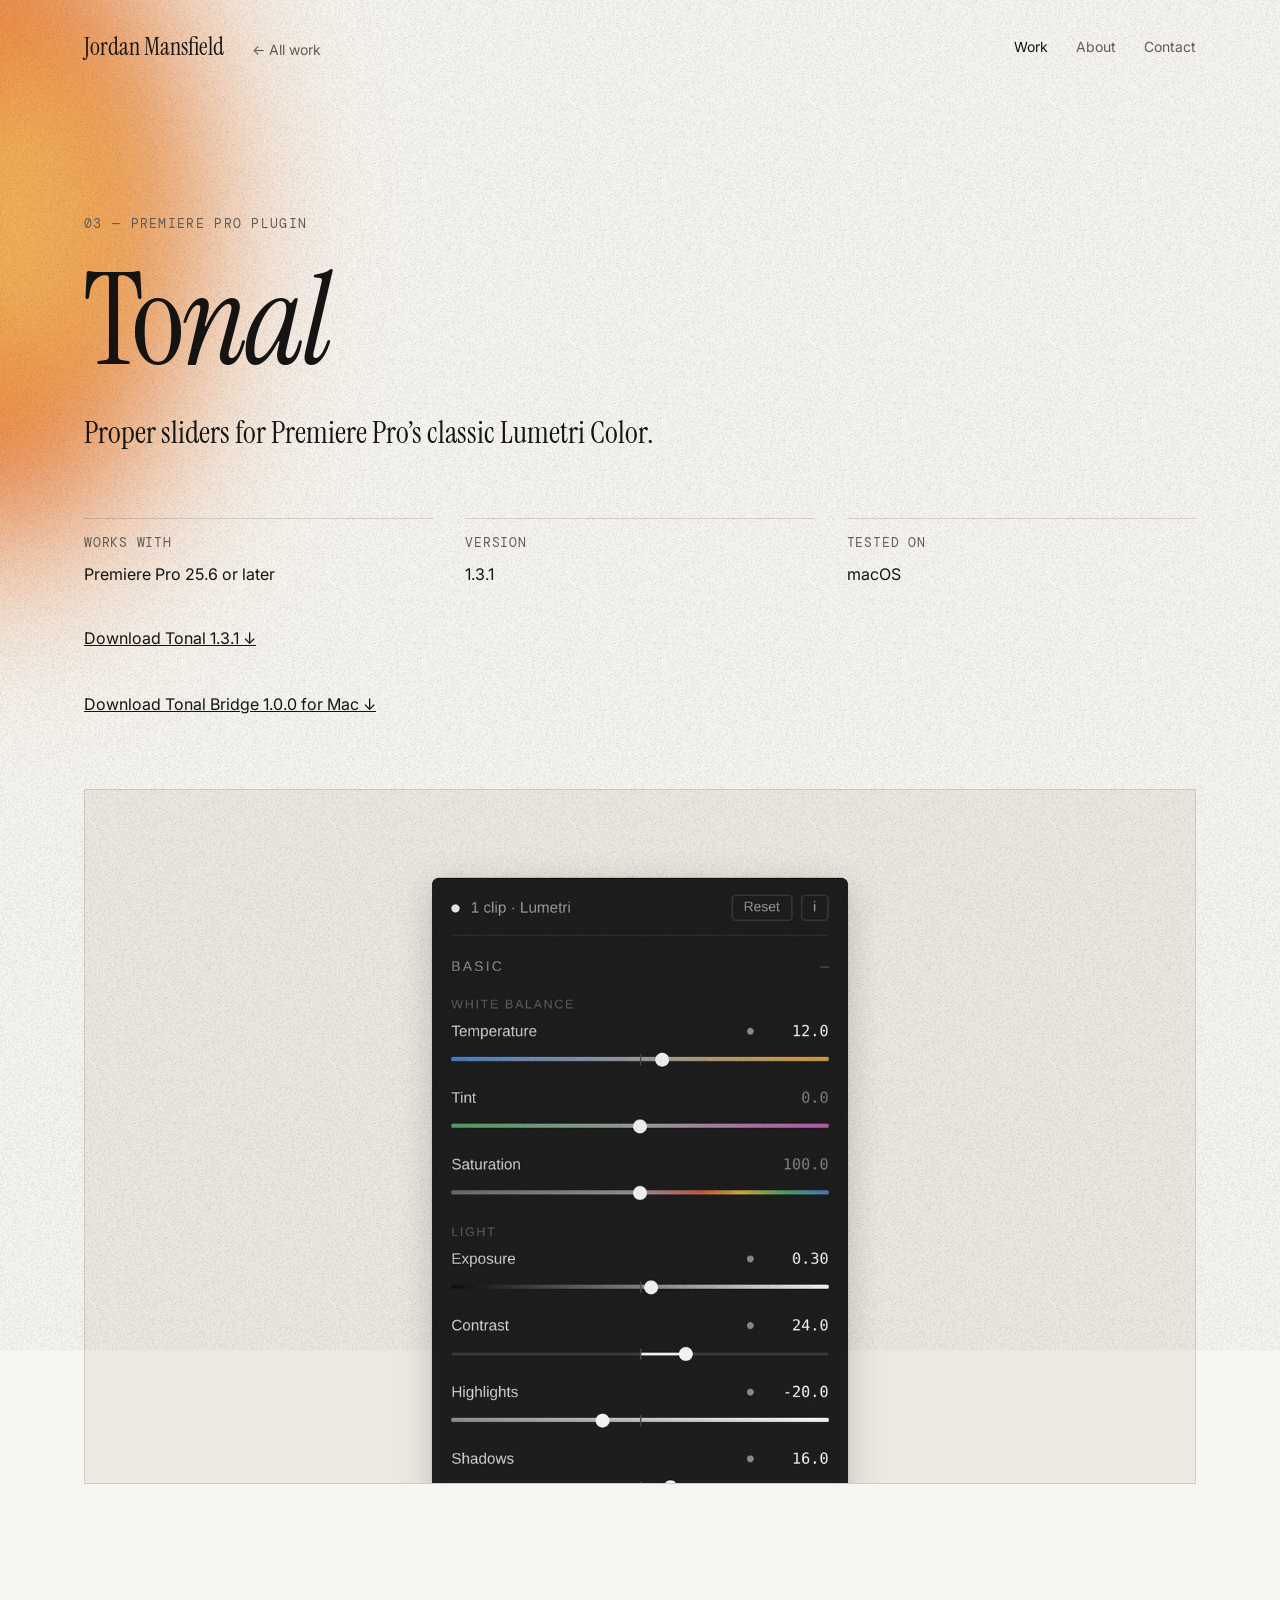
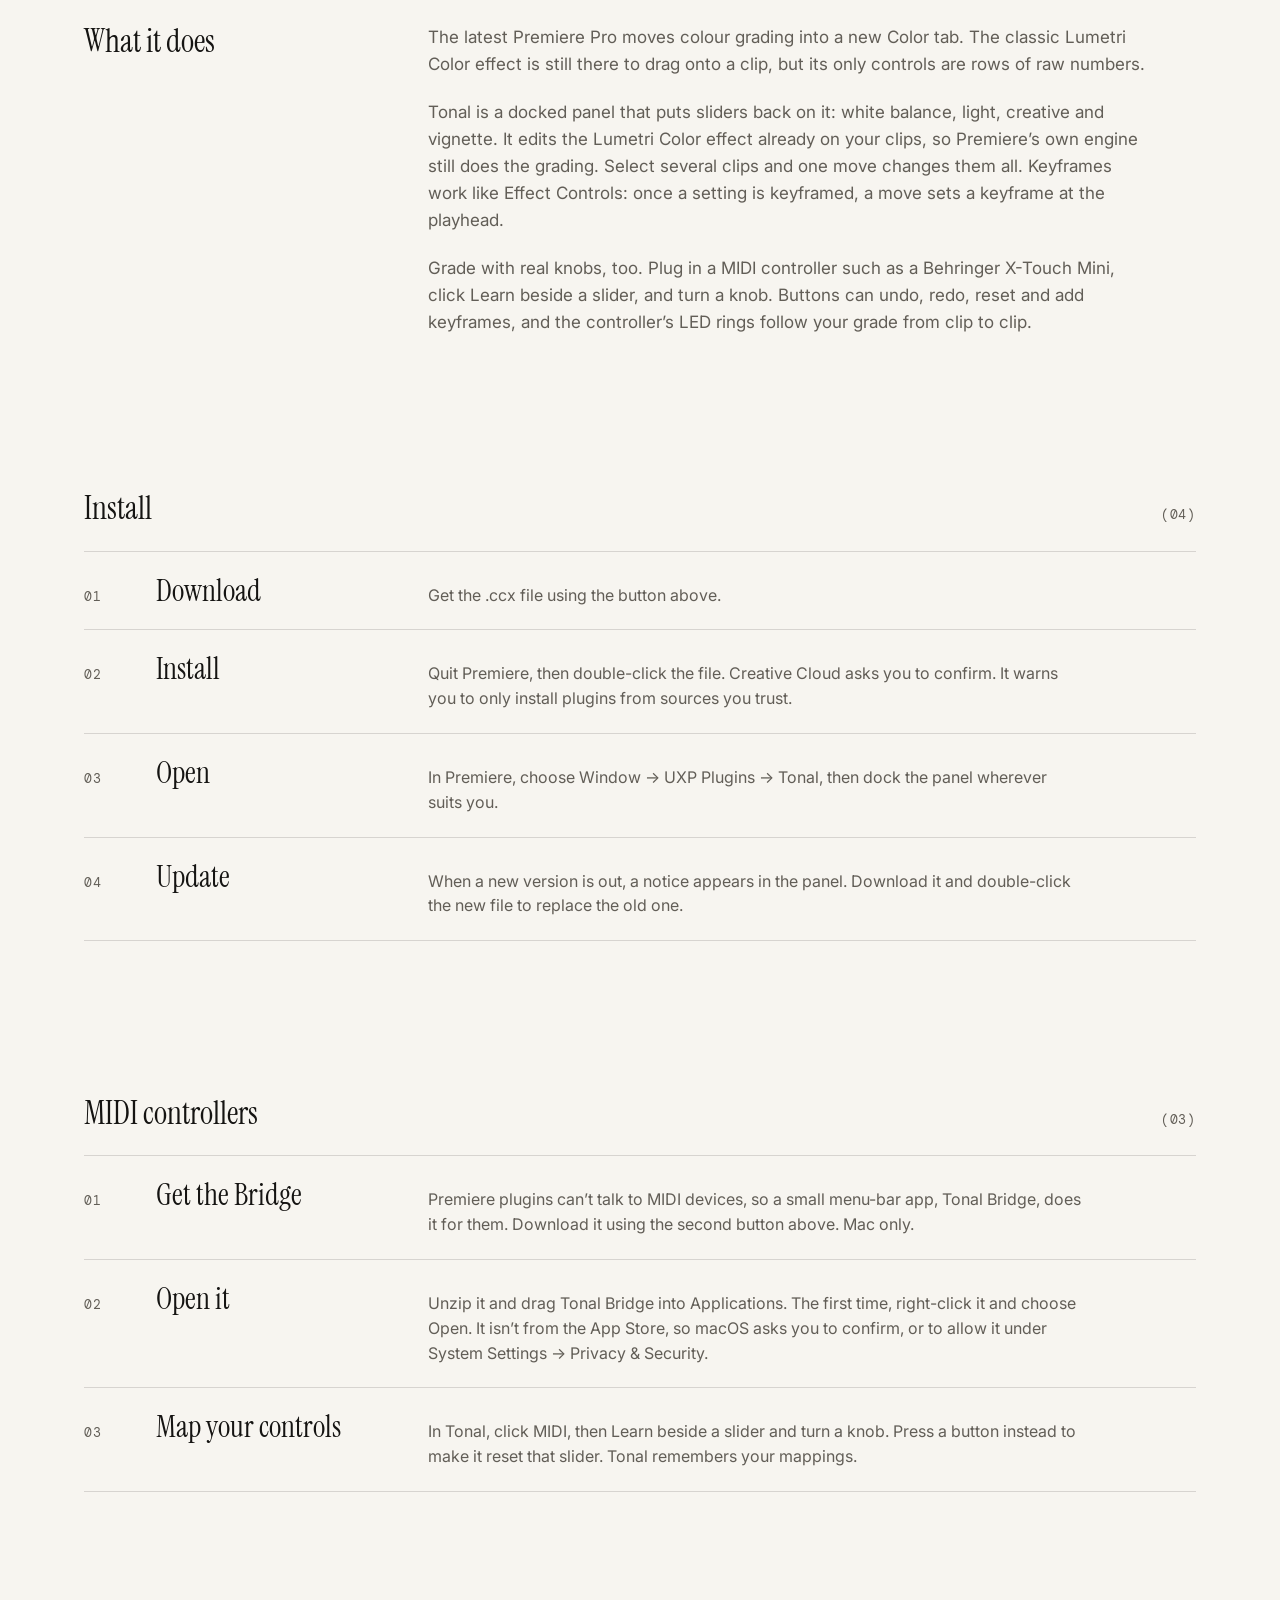
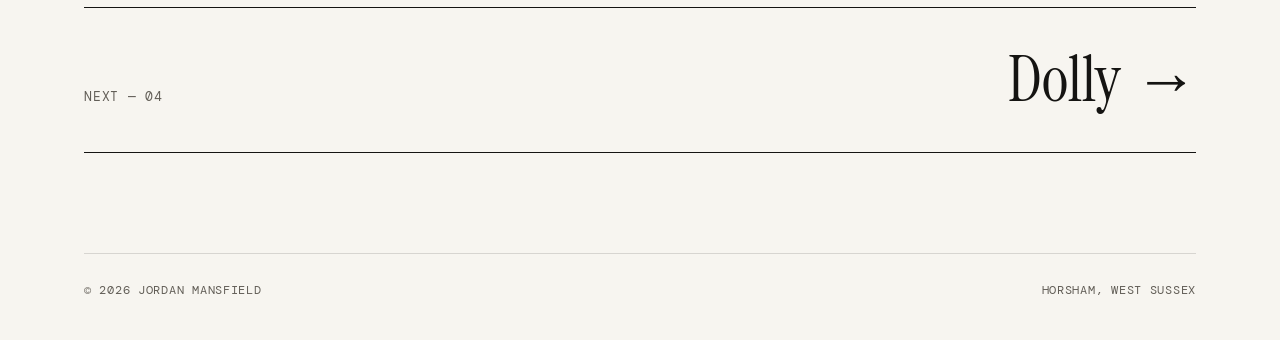
<file: public/tonal.html>
<!DOCTYPE html>
<html lang="en-GB">
<head>
<meta charset="utf-8">
<meta name="viewport" content="width=device-width, initial-scale=1">
<title>Tonal — Jordan Mansfield</title>
<meta name="description" content="Proper sliders for Premiere Pro’s classic Lumetri Color.">
<meta property="og:title" content="Tonal — Jordan Mansfield">
<meta property="og:description" content="Proper sliders for Premiere Pro’s classic Lumetri Color.">
<meta name="theme-color" content="#f7f5f0">
<link rel="icon" href="assets/favicon.svg" type="image/svg+xml">
<link rel="preconnect" href="https://fonts.googleapis.com">
<link rel="preconnect" href="https://fonts.gstatic.com" crossorigin>
<link rel="stylesheet" href="https://fonts.googleapis.com/css2?family=DM+Mono:wght@400;500&family=Instrument+Serif:ital@0;1&family=Inter:wght@400;500&display=swap">
<link rel="stylesheet" href="assets/site.css">
</head>
<body>
<a class="skip" href="#main">Skip to content</a>
<header class="site-header wrap">
<div class="site-header__left"><a class="wordmark" href="index.html">Jordan Mansfield</a><a class="back" href="index.html#work">← All work</a></div>
<nav aria-label="Main"><a href="index.html#work">Work</a><a href="index.html#about">About</a><a href="index.html#contact">Contact</a></nav>
</header>
<main id="main">
<section class="hero hero--project">
<div class="leak leak--project" aria-hidden="true"><div class="leak__a"></div><div class="leak__b"></div></div>
<div class="wrap hero__inner">
<p class="eyebrow mono">03 — Premiere Pro plugin</p>
<h1 class="display display--project">To<em>nal</em></h1>
<p class="lede">Proper sliders for Premiere Pro’s classic Lumetri Color.</p>
<dl class="meta"><div class="meta__item"><dt class="mono muted">Works with</dt><dd>Premiere Pro 25.6 or later</dd></div><div class="meta__item"><dt class="mono muted">Version</dt><dd>1.3.1</dd></div><div class="meta__item"><dt class="mono muted">Tested on</dt><dd>macOS</dd></div></dl>
<p class="cta"><a href="downloads/tonal/Tonal-1.3.1.ccx" download>Download Tonal 1.3.1 ↓</a></p><p class="cta"><a href="downloads/tonal/TonalBridge-1.0.0.zip" download>Download Tonal Bridge 1.0.0 for Mac ↓</a></p>
</div>
</section>

<section class="wrap section--tight">
<figure class="shot"><img src="assets/tonal-panel.jpg" alt="The Tonal panel: sliders for temperature, tint, saturation, exposure, contrast, highlights and shadows"></figure>
</section>

<section class="wrap section split">
<h2>What it does</h2>
<div class="split__body muted"><p>The latest Premiere Pro moves colour grading into a new Color tab. The classic Lumetri Color effect is still there to drag onto a clip, but its only controls are rows of raw numbers.</p><p>Tonal is a docked panel that puts sliders back on it: white balance, light, creative and vignette. It edits the Lumetri Color effect already on your clips, so Premiere’s own engine still does the grading. Select several clips and one move changes them all. Keyframes work like Effect Controls: once a setting is keyframed, a move sets a keyframe at the playhead.</p><p>Grade with real knobs, too. Plug in a MIDI controller such as a Behringer X-Touch Mini, click Learn beside a slider, and turn a knob. Buttons can undo, redo, reset and add keyframes, and the controller’s LED rings follow your grade from clip to clip.</p></div>
</section>

<section class="wrap section">
<div class="section__head"><h2>Install</h2><span class="mono muted">(04)</span></div>
<ol class="rows"><li class="road__row"><span class="mono muted row__n">01</span><span class="road__name">Download</span><span class="muted road__desc">Get the .ccx file using the button above.</span><span class="mono road__status"></span></li><li class="road__row"><span class="mono muted row__n">02</span><span class="road__name">Install</span><span class="muted road__desc">Quit Premiere, then double-click the file. Creative Cloud asks you to confirm. It warns you to only install plugins from sources you trust.</span><span class="mono road__status"></span></li><li class="road__row"><span class="mono muted row__n">03</span><span class="road__name">Open</span><span class="muted road__desc">In Premiere, choose Window → UXP Plugins → Tonal, then dock the panel wherever suits you.</span><span class="mono road__status"></span></li><li class="road__row"><span class="mono muted row__n">04</span><span class="road__name">Update</span><span class="muted road__desc">When a new version is out, a notice appears in the panel. Download it and double-click the new file to replace the old one.</span><span class="mono road__status"></span></li></ol>
</section><section class="wrap section">
<div class="section__head"><h2>MIDI controllers</h2><span class="mono muted">(03)</span></div>
<ol class="rows"><li class="road__row"><span class="mono muted row__n">01</span><span class="road__name">Get the Bridge</span><span class="muted road__desc">Premiere plugins can’t talk to MIDI devices, so a small menu-bar app, Tonal Bridge, does it for them. Download it using the second button above. Mac only.</span><span class="mono road__status"></span></li><li class="road__row"><span class="mono muted row__n">02</span><span class="road__name">Open it</span><span class="muted road__desc">Unzip it and drag Tonal Bridge into Applications. The first time, right-click it and choose Open. It isn’t from the App Store, so macOS asks you to confirm, or to allow it under System Settings → Privacy & Security.</span><span class="mono road__status"></span></li><li class="road__row"><span class="mono muted row__n">03</span><span class="road__name">Map your controls</span><span class="muted road__desc">In Tonal, click MIDI, then Learn beside a slider and turn a knob. Press a button instead to make it reset that slider. Tonal remembers your mappings.</span><span class="mono road__status"></span></li></ol>
</section>

<section class="wrap section--tight">
<a class="next" href="dolly.html"><span class="mono muted">Next — 04</span><span class="next__name">Dolly <em>→</em></span></a>
</section>
</main>
<footer class="site-footer wrap"><span>© 2026 Jordan Mansfield</span><span>Horsham, West Sussex</span></footer>
</body>
</html>
</file>
<file: public/assets/site.css>
/* Jordan Mansfield — Light Leak */

:root {
  --paper: #f7f5f0;
  --ink: #151412;
  --muted: #625e57;
  --line: rgba(21, 20, 18, 0.14);
  --leak: #e9772f;
  --flare: #f2b25c;
  --serif: "Instrument Serif", Georgia, serif;
  --sans: "Inter", system-ui, sans-serif;
  --mono: "DM Mono", ui-monospace, monospace;
  --gutter: clamp(20px, 5vw, 64px);
}

*, *::before, *::after { box-sizing: border-box; }

html { -webkit-text-size-adjust: 100%; scroll-behavior: smooth; }

body {
  margin: 0;
  background: var(--paper);
  color: var(--ink);
  font-family: var(--sans);
  font-size: 17px;
  line-height: 1.6;
  -webkit-font-smoothing: antialiased;
  overflow-x: hidden;
}

/* Film grain over everything */
body::after {
  content: "";
  position: fixed;
  inset: -50%;
  z-index: 100;
  pointer-events: none;
  background: url("grain.png") repeat;
  background-size: 240px 240px;
  mix-blend-mode: multiply;
  opacity: 0.32;
}

a { color: inherit; }
a:hover { color: var(--muted); }
:focus-visible { outline: 1px solid var(--ink); outline-offset: 4px; }

em { font-style: italic; }
h1, h2 { font-family: var(--serif); font-weight: 400; margin: 0; }
h2 { font-size: 32px; line-height: 1.1; }
p { margin: 0; }

.mono { font-family: var(--mono); font-size: 13px; letter-spacing: 0.06em; }
.muted { color: var(--muted); }

.skip { position: absolute; left: -999px; top: 8px; background: var(--ink); color: var(--paper); padding: 8px 12px; z-index: 200; }
.skip:focus { left: 8px; }

.wrap { max-width: 1240px; margin: 0 auto; padding-left: var(--gutter); padding-right: var(--gutter); }

/* Header */
.site-header {
  position: relative;
  z-index: 3;
  display: flex;
  flex-wrap: wrap;
  gap: 16px 32px;
  justify-content: space-between;
  align-items: center;
  padding-top: 28px;
  padding-bottom: 28px;
}
.site-header__left { display: flex; flex-wrap: wrap; align-items: baseline; gap: 12px 28px; }
.wordmark { font-family: var(--serif); font-size: 24px; text-decoration: none; }
.back { font-size: 14px; color: var(--muted); text-decoration: none; }
.site-header nav { display: flex; gap: 28px; font-size: 14px; }
.site-header nav a { text-decoration: none; }
.site-header nav a + a { color: var(--muted); }
.site-header nav a + a:hover { color: var(--ink); }

/* ---------- The light leak ---------- */
.leak {
  position: absolute;
  inset: 0;
  pointer-events: none;
  z-index: 0;
  animation: expose 2.4s cubic-bezier(.2, .7, .2, 1) both;
}
.leak__a, .leak__b {
  position: absolute;
  border-radius: 50%;
  will-change: transform, opacity;
}
.leak__a {
  background: var(--leak);
  filter: blur(90px);
  animation: drift-a 19s ease-in-out infinite alternate, flicker-a 8.5s ease-in-out infinite;
}
.leak__b {
  background: var(--flare);
  filter: blur(60px);
  animation: drift-b 13s ease-in-out infinite alternate, flicker-b 6.2s ease-in-out infinite;
}

/* The main leak is pinned to the window, so it stays put while the page scrolls past */
.leak--hero, .leak--project { position: fixed; inset: 0; z-index: -1; }

.leak--hero .leak__a { left: -220px; top: -120px; width: 460px; height: 820px; }
.leak--hero .leak__b { left: -90px; top: 80px; width: 260px; height: 420px; }
.leak--project .leak__a { left: -220px; top: -140px; width: 400px; height: 700px; }
.leak--project .leak__b { left: -90px; top: 40px; width: 220px; height: 360px; }
.leak--contact .leak__a { left: auto; right: -220px; top: -120px; width: 380px; height: 640px; }
.leak--contact .leak__b { left: auto; right: -80px; top: 40px; width: 200px; height: 300px; }
.leak--contact .leak__a, .leak--contact .leak__b { animation-direction: alternate-reverse, normal; }

@keyframes expose { from { opacity: 0; } to { opacity: 1; } }

@keyframes drift-a {
  0%   { transform: translate3d(0, 0, 0) scale(1) rotate(0deg); }
  50%  { transform: translate3d(36px, 40px, 0) scale(1.07) rotate(4deg); }
  100% { transform: translate3d(-14px, 90px, 0) scale(0.97) rotate(-3deg); }
}
@keyframes drift-b {
  0%   { transform: translate3d(0, 0, 0) scale(1); }
  50%  { transform: translate3d(24px, -30px, 0) scale(1.12); }
  100% { transform: translate3d(-10px, 40px, 0) scale(0.92); }
}
/* A slow breath with the odd quick flare, like light catching the back of the camera */
@keyframes flicker-a {
  0%, 100% { opacity: 0.48; }
  30%      { opacity: 0.56; }
  46%      { opacity: 0.5; }
  48%      { opacity: 0.64; }
  52%      { opacity: 0.52; }
  75%      { opacity: 0.44; }
}
@keyframes flicker-b {
  0%, 100% { opacity: 0.42; }
  40%      { opacity: 0.5; }
  62%      { opacity: 0.38; }
  64%      { opacity: 0.58; }
  68%      { opacity: 0.44; }
}

@media (prefers-reduced-motion: reduce) {
  html { scroll-behavior: auto; }
  .leak { animation: none; }
  .leak__a { animation: none; opacity: 0.5; }
  .leak__b { animation: none; opacity: 0.45; }
}

/* Hero */
.hero { position: relative; }
.hero__inner { position: relative; z-index: 1; padding-top: clamp(96px, 14vw, 160px); padding-bottom: clamp(80px, 10vw, 120px); }
.hero--project .hero__inner { padding-top: clamp(72px, 10vw, 120px); padding-bottom: 72px; }
.eyebrow { text-transform: uppercase; letter-spacing: 0.1em; color: var(--muted); margin-bottom: 28px; }
.display { font-size: clamp(76px, 12vw, 176px); line-height: 0.88; letter-spacing: -0.025em; }
.display--project { font-size: clamp(64px, 10vw, 152px); line-height: 0.9; overflow-wrap: anywhere; }
.intro { margin-top: 48px; max-width: 560px; font-size: 20px; line-height: 1.55; }
.lede { margin-top: 36px; max-width: 640px; font-family: var(--serif); font-size: clamp(24px, 2.4vw, 32px); line-height: 1.3; }

/* Sections */
.section { padding-top: 40px; padding-bottom: clamp(80px, 9vw, 120px); }
.section--tight { padding-bottom: clamp(64px, 8vw, 100px); }
.section__head { display: flex; justify-content: space-between; align-items: baseline; margin-bottom: 24px; }

.split { display: flex; flex-wrap: wrap; gap: 32px 64px; }
.split > h2 { flex: 0 1 280px; }
.split__body { flex: 999 1 460px; min-width: 0; max-width: 720px; }
.split__body p + p { margin-top: 20px; }
.pull { font-family: var(--serif); font-size: clamp(26px, 2.6vw, 34px); line-height: 1.25; margin-bottom: 24px; }

/* Rows (work list + roadmap) */
.rows { list-style: none; margin: 0; padding: 0; border-bottom: 1px solid var(--line); }
.rows > li { border-top: 1px solid var(--line); }
.row, .road__row {
  display: flex;
  flex-wrap: wrap;
  align-items: baseline;
  gap: 8px 32px;
  padding: 28px 0;
  text-decoration: none;
}
.road__row { padding: 22px 0; }
.row__n { width: 40px; flex: none; }
.row__name { font-family: var(--serif); font-size: clamp(32px, 3.6vw, 48px); line-height: 1; flex: 1 1 440px; min-width: 0; overflow-wrap: break-word; transition: transform .5s cubic-bezier(.2, .7, .2, 1); }
.row__desc { flex: 1 1 240px; font-size: 16px; line-height: 1.5; }
.row__tag { width: 80px; flex: none; }
.row__arrow { font-size: 20px; transition: transform .5s cubic-bezier(.2, .7, .2, 1); }
.row:hover { color: var(--ink); }
.row:hover .row__name { transform: translateX(8px); }
.row:hover .row__arrow { transform: translateX(6px); }
.road__name { font-family: var(--serif); font-size: 30px; line-height: 1.1; flex: 0 1 240px; }
.road__desc { flex: 1 1 320px; font-size: 16px; line-height: 1.55; }
.road__status { width: 80px; flex: none; text-transform: uppercase; }

/* Project page */
.meta { display: flex; flex-wrap: wrap; gap: 24px 32px; margin: 64px 0 0; }
.meta__item { flex: 1 1 200px; border-top: 1px solid var(--line); padding-top: 14px; }
.meta dt { text-transform: uppercase; margin-bottom: 8px; }
.meta dd { margin: 0; font-size: 16px; line-height: 1.5; overflow-wrap: anywhere; }
.cta { margin-top: 40px; font-size: 16px; }
.shot { margin: 0; aspect-ratio: 16 / 10; border: 1px solid var(--line); background: #efece5; display: flex; align-items: center; justify-content: center; }
.shot img { width: 100%; height: 100%; object-fit: cover; display: block; }
.next {
  display: flex; flex-wrap: wrap; justify-content: space-between; align-items: baseline; gap: 12px;
  padding: 40px 0; border-top: 1px solid var(--ink); border-bottom: 1px solid var(--ink); text-decoration: none;
}
.next .mono { text-transform: uppercase; }
.next__name { font-family: var(--serif); font-size: clamp(40px, 5vw, 72px); line-height: 1; }

/* Contact */
.contact { position: relative; overflow-x: clip; }
.contact__inner { position: relative; z-index: 1; padding-top: 120px; padding-bottom: 120px; }
.contact__big { font-family: var(--serif); font-size: clamp(44px, 6vw, 88px); line-height: 1; text-decoration: none; }
.contact__links { list-style: none; padding: 0; margin: 40px 0 0; display: flex; flex-wrap: wrap; gap: 12px 40px; font-size: 15px; }

/* Footer */
.site-footer {
  display: flex; flex-wrap: wrap; gap: 12px; justify-content: space-between;
  font-family: var(--mono); font-size: 12px; letter-spacing: 0.06em; text-transform: uppercase; color: var(--muted);
  padding-top: 28px; padding-bottom: 40px;
  background: linear-gradient(var(--line), var(--line)) no-repeat center top / calc(100% - 2 * var(--gutter)) 1px;
}

/* Hero sections clip their leak horizontally only */
.hero { overflow-x: clip; }
.site-header { isolation: isolate; }
</file>
<file: src/tonal/styles.css>
/* Tonal — monochrome, minimal.
   Written for Premiere's UXP layout engine: every box gets an explicit width and
   display, no CSS grid, no :not(), no text-transform, no native <button> styling.
   All classes are prefixed tn- so nothing collides with host styles. */

html, body {
  margin: 0;
  padding: 0;
  background-color: #1d1d1d;
  color: #d6d6d6;
  font-family: sans-serif;
  font-size: 11px;
}
body { padding: 0 14px 14px 14px; }

#tn-controls, .tn-section, .tn-section-body, .tn-row, .tn-row-head, .tn-track, .tn-diag {
  width: 100%;
}

/* ---------- top bar ---------- */
.tn-top {
  display: flex;
  flex-direction: row;
  align-items: center;
  justify-content: space-between;
  width: 100%;
  padding: 12px 0 10px 0;
  border-bottom-width: 1px;
  border-bottom-style: solid;
  border-bottom-color: #2c2c2c;
  margin-bottom: 4px;
}
.tn-status { display: flex; flex-direction: row; align-items: center; flex: 1; }
.tn-dot {
  width: 6px; height: 6px; border-radius: 3px;
  background-color: #555;
  margin-right: 8px;
}
.tn-dot.tn-on { background-color: #e8e8e8; }
.tn-dot.tn-warn { background-color: #8a8a8a; }
#tn-statusText { color: #9a9a9a; }

.tn-actions { display: flex; flex-direction: row; align-items: center; }
.tn-btn {
  color: #9a9a9a;
  border-width: 1px;
  border-style: solid;
  border-color: #3a3a3a;
  border-radius: 3px;
  padding: 3px 8px;
  font-size: 10px;
  margin-left: 6px;
}
.tn-btn:hover { color: #eeeeee; border-color: #5a5a5a; }
.tn-btn.tn-active { color: #111111; background-color: #d8d8d8; border-color: #d8d8d8; }
.tn-btn.tn-off { color: #555555; border-color: #2c2c2c; }

/* ---------- sections ---------- */
.tn-section {
  display: flex;
  flex-direction: column;
  border-bottom-width: 1px;
  border-bottom-style: solid;
  border-bottom-color: #262626;
}
.tn-section-head {
  display: flex;
  flex-direction: row;
  align-items: center;
  justify-content: space-between;
  width: 100%;
  padding: 12px 0 8px 0;
}
.tn-section-title { font-size: 10px; letter-spacing: 1.6px; color: #8d8d8d; }
.tn-section-head:hover .tn-section-title { color: #e2e2e2; }
.tn-chev { color: #5c5c5c; font-size: 11px; }
.tn-section-body { display: flex; flex-direction: column; padding-bottom: 8px; }
.tn-collapsed .tn-section-body { display: none; }

.tn-sub {
  font-size: 9px;
  letter-spacing: 1.2px;
  color: #5e5e5e;
  margin: 8px 0 2px 0;
}

/* ---------- slider rows ---------- */
.tn-row {
  display: flex;
  flex-direction: column;
  padding: 6px 0 7px 0;
}
.tn-row.tn-disabled { opacity: 0.35; }
.tn-row-head {
  display: flex;
  flex-direction: row;
  align-items: center;
  justify-content: space-between;
  margin-bottom: 6px;
}
.tn-label { color: #cfcfcf; flex: 1; }
.tn-right { display: flex; flex-direction: row; align-items: center; justify-content: flex-end; }
.tn-reset {
  width: 5px; height: 5px; border-radius: 3px;
  background-color: #8a8a8a;
  margin-right: 8px;
  display: none;
}
.tn-changed .tn-reset { display: flex; }
.tn-reset:hover { background-color: #ffffff; }
/* keyframe diamond: hollow = not keyframed / no keyframe here, filled = keyframe at the playhead */
.tn-key { font-size: 11px; color: #4a4a4a; margin-right: 8px; width: 12px; text-align: center; }
.tn-key:hover { color: #bbbbbb; }
.tn-key.tn-key-on { color: #9a9a9a; }
.tn-key.tn-key-here { color: #f2f2f2; }
.tn-key.tn-key-off { color: #333333; }
.tn-value {
  width: 46px;
  text-align: right;
  color: #7d7d7d;
  font-family: monospace;
  font-size: 11px;
}
.tn-changed .tn-value { color: #f0f0f0; }
.tn-value-input {
  width: 56px;
  text-align: right;
  font-family: monospace;
  font-size: 11px;
}

/* track: 16px tall hit area; children positioned inside it */
.tn-track {
  display: flex;
  position: relative;
  height: 16px;
}
.tn-line {
  position: absolute;
  left: 0; top: 7px;
  width: 100%;
  height: 2px;
  border-radius: 1px;
  background-color: #3a3a3a;
}
.tn-fill {
  position: absolute;
  top: 7px;
  height: 2px;
  background-color: #e6e6e6;
}
.tn-centre {
  position: absolute;
  top: 4px;
  width: 1px; height: 8px;
  background-color: #4a4a4a;
}
.tn-thumb {
  position: absolute;
  top: 3px;
  width: 10px; height: 10px;
  margin-left: -5px;
  border-radius: 5px;
  background-color: #f2f2f2;
}

/* gradient tracks — the only colour in the panel, and only where colour is the point */
.tn-grad .tn-line { height: 3px; top: 6px; }
.tn-grad .tn-fill { display: none; }
.tn-temp .tn-line { background-image: linear-gradient(to right, #4a7ec4, #9a9a9a, #d39a3c); }
.tn-tint .tn-line { background-image: linear-gradient(to right, #4f9e62, #9a9a9a, #b35aa8); }
.tn-sat  .tn-line { background-image: linear-gradient(to right, #6a6a6a, #8f8f8f 50%, #c4573f 66%, #c9a93a 77%, #4e9d63 88%, #4a74bd); }
.tn-vib  .tn-line { background-image: linear-gradient(to right, #7a7a7a, #8f8f8f 50%, #b77b5f 75%, #6f8fb6); }
.tn-exp  .tn-line { background-image: linear-gradient(to right, #0e0e0e, #f4f4f4); }
.tn-lift .tn-line { background-image: linear-gradient(to right, #0a0a0a, #5a5a5a); }
.tn-gain .tn-line { background-image: linear-gradient(to right, #8a8a8a, #f4f4f4); }

/* ---------- empty state / misc ---------- */
.tn-empty { padding: 40px 6px; text-align: center; color: #6c6c6c; }
.tn-hidden { display: none; }

.tn-diag { display: flex; flex-direction: column; margin-top: 12px; }
.tn-diag-head {
  display: flex; flex-direction: row; align-items: center; justify-content: space-between;
  width: 100%;
  color: #7a7a7a; margin-bottom: 6px;
}
#tn-diagText {
  width: 100%;
  height: 260px;
  font-family: monospace;
  font-size: 10px;
}

.tn-hint { margin-top: 14px; color: #4f4f4f; font-size: 9px; text-align: center; }

/* ---------- update notice ---------- */
.tn-update {
  display: flex;
  flex-direction: column;
  padding: 10px 12px;
  margin: 10px 0 4px 0;
  border-width: 1px;
  border-style: solid;
  border-color: #3a3a3a;
  border-radius: 4px;
  color: #d8d8d8;
}
.tn-update.tn-hidden { display: none; }
.tn-update-actions { display: flex; flex-direction: row; margin-top: 8px; }
.tn-update-actions .tn-btn { margin-left: 0; margin-right: 6px; }
.tn-btn-solid { background-color: #e8e8e8; color: #111111; border-color: #e8e8e8; }
.tn-btn-solid:hover { background-color: #ffffff; color: #000000; border-color: #ffffff; }

/* ---------- MIDI ---------- */
.tn-btn.tn-midi-live { border-color: #8a8a8a; color: #e8e8e8; }
.tn-midi { display: flex; flex-direction: column; padding-top: 8px; }
.tn-midi.tn-hidden { display: none; }
.tn-midi-top { display: flex; flex-direction: row; align-items: center; padding: 6px 0; }
.tn-midi-status { color: #8a8a8a; }
.tn-midi-status.tn-midi-ok { color: #e8e8e8; }
.tn-midi-help { color: #5e5e5e; font-size: 10px; margin: 2px 0 6px 0; }
.tn-map-row {
  display: flex; flex-direction: column;
  padding: 7px 0;
  border-bottom-width: 1px; border-bottom-style: solid; border-bottom-color: #242424;
}
.tn-map-head { display: flex; flex-direction: row; align-items: center; justify-content: space-between; }
.tn-map-name { color: #cfcfcf; flex: 1; }
.tn-map-right { display: flex; flex-direction: row; align-items: center; }
.tn-map-binds { display: flex; flex-direction: row; align-items: center; margin-top: 4px; }
.tn-map-none { color: #4a4a4a; font-size: 10px; }
.tn-map-hint { color: #e8e8e8; font-size: 10px; }
.tn-map-chip {
  font-family: monospace; font-size: 10px; color: #bdbdbd;
  border-width: 1px; border-style: solid; border-color: #3a3a3a; border-radius: 3px;
  padding: 1px 5px; margin-right: 5px;
}
.tn-map-chip.tn-map-flash { color: #111111; background-color: #e8e8e8; border-color: #e8e8e8; }
.tn-map-mode {
  font-family: monospace; font-size: 9px; color: #7a7a7a;
  border-width: 1px; border-style: solid; border-color: #2c2c2c; border-radius: 3px;
  padding: 1px 4px; margin-right: 8px; letter-spacing: 0.6px;
}
.tn-map-mode:hover { color: #e8e8e8; border-color: #5a5a5a; }
.tn-midi-foot { display: flex; flex-direction: row; justify-content: flex-end; padding: 12px 0; }

/* hidden always wins over a block's own display rule */
.tn-hidden, .tn-diag.tn-hidden, .tn-midi.tn-hidden, .tn-update.tn-hidden { display: none; }
.tn-btn.tn-active.tn-midi-live { color: #111111; }

.tn-midi-error { color: #9a9a9a; font-family: monospace; font-size: 10px; margin-top: 4px; }
</file>
